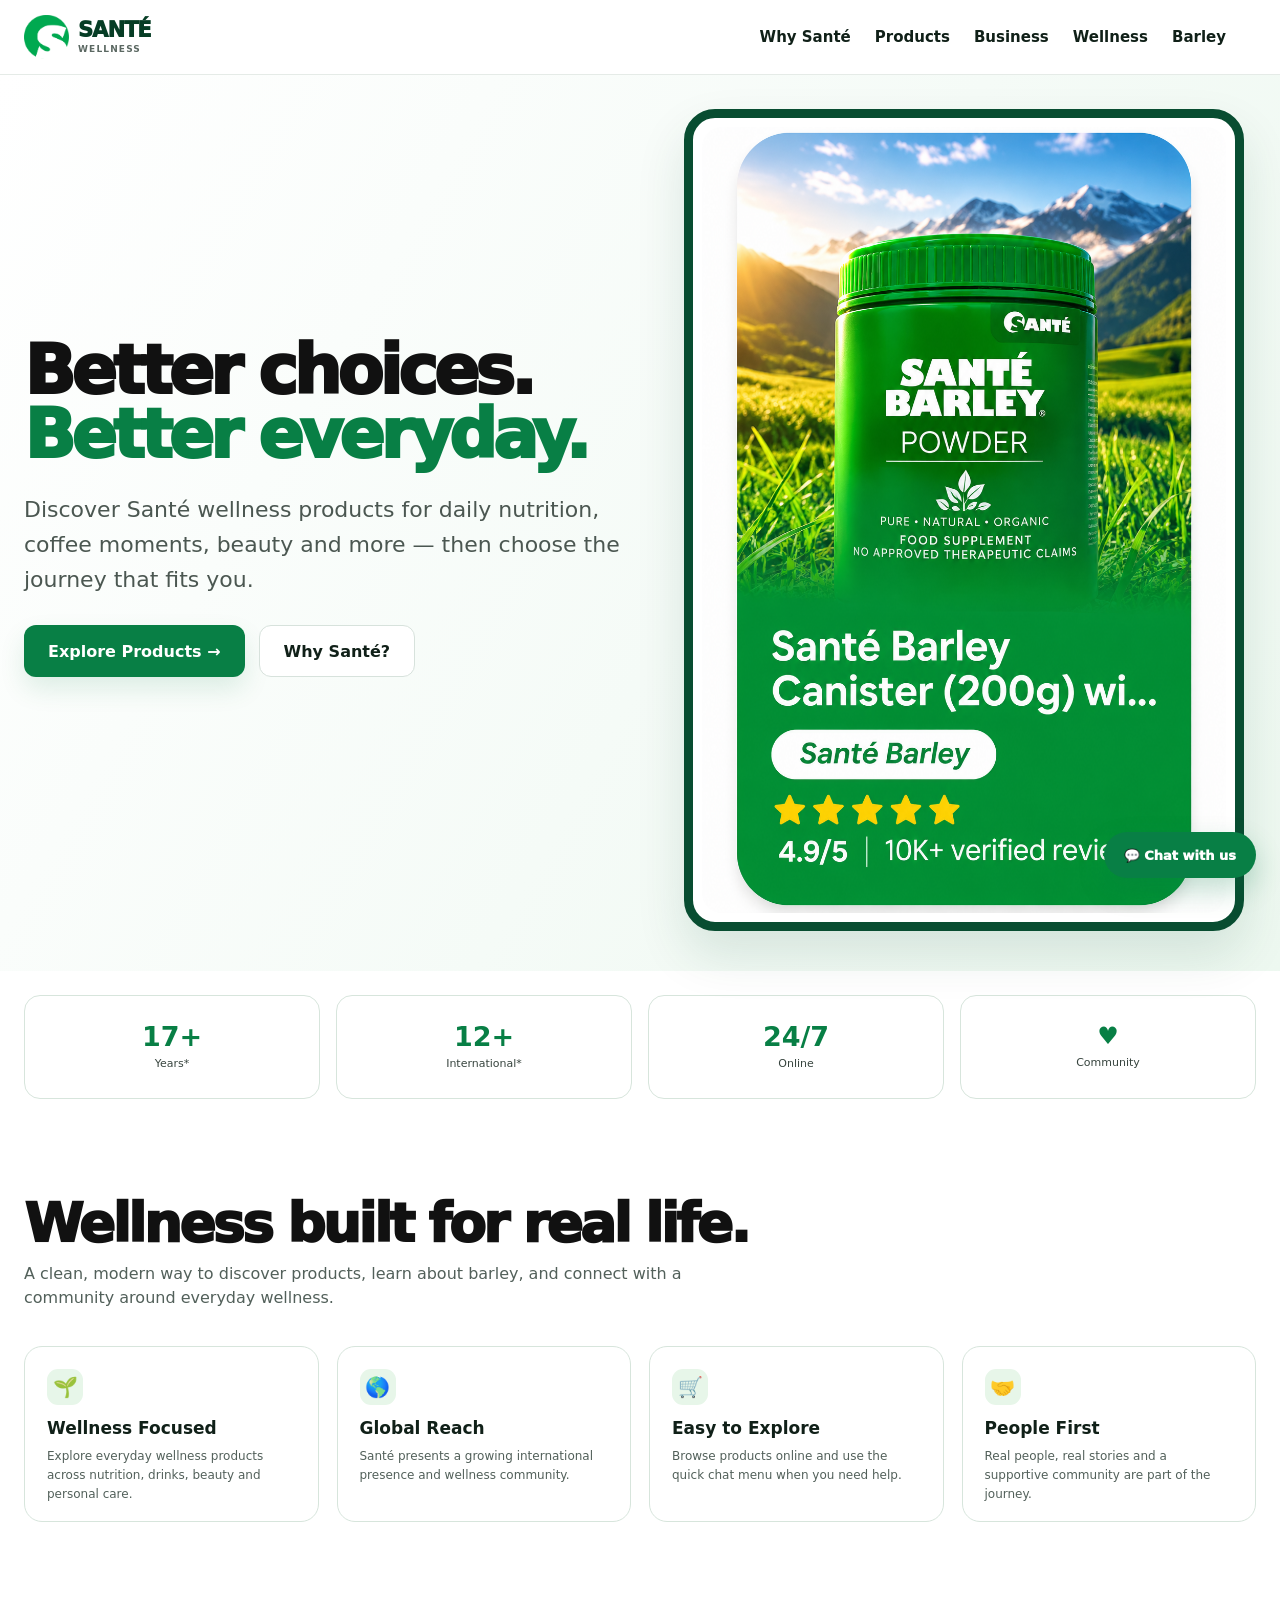
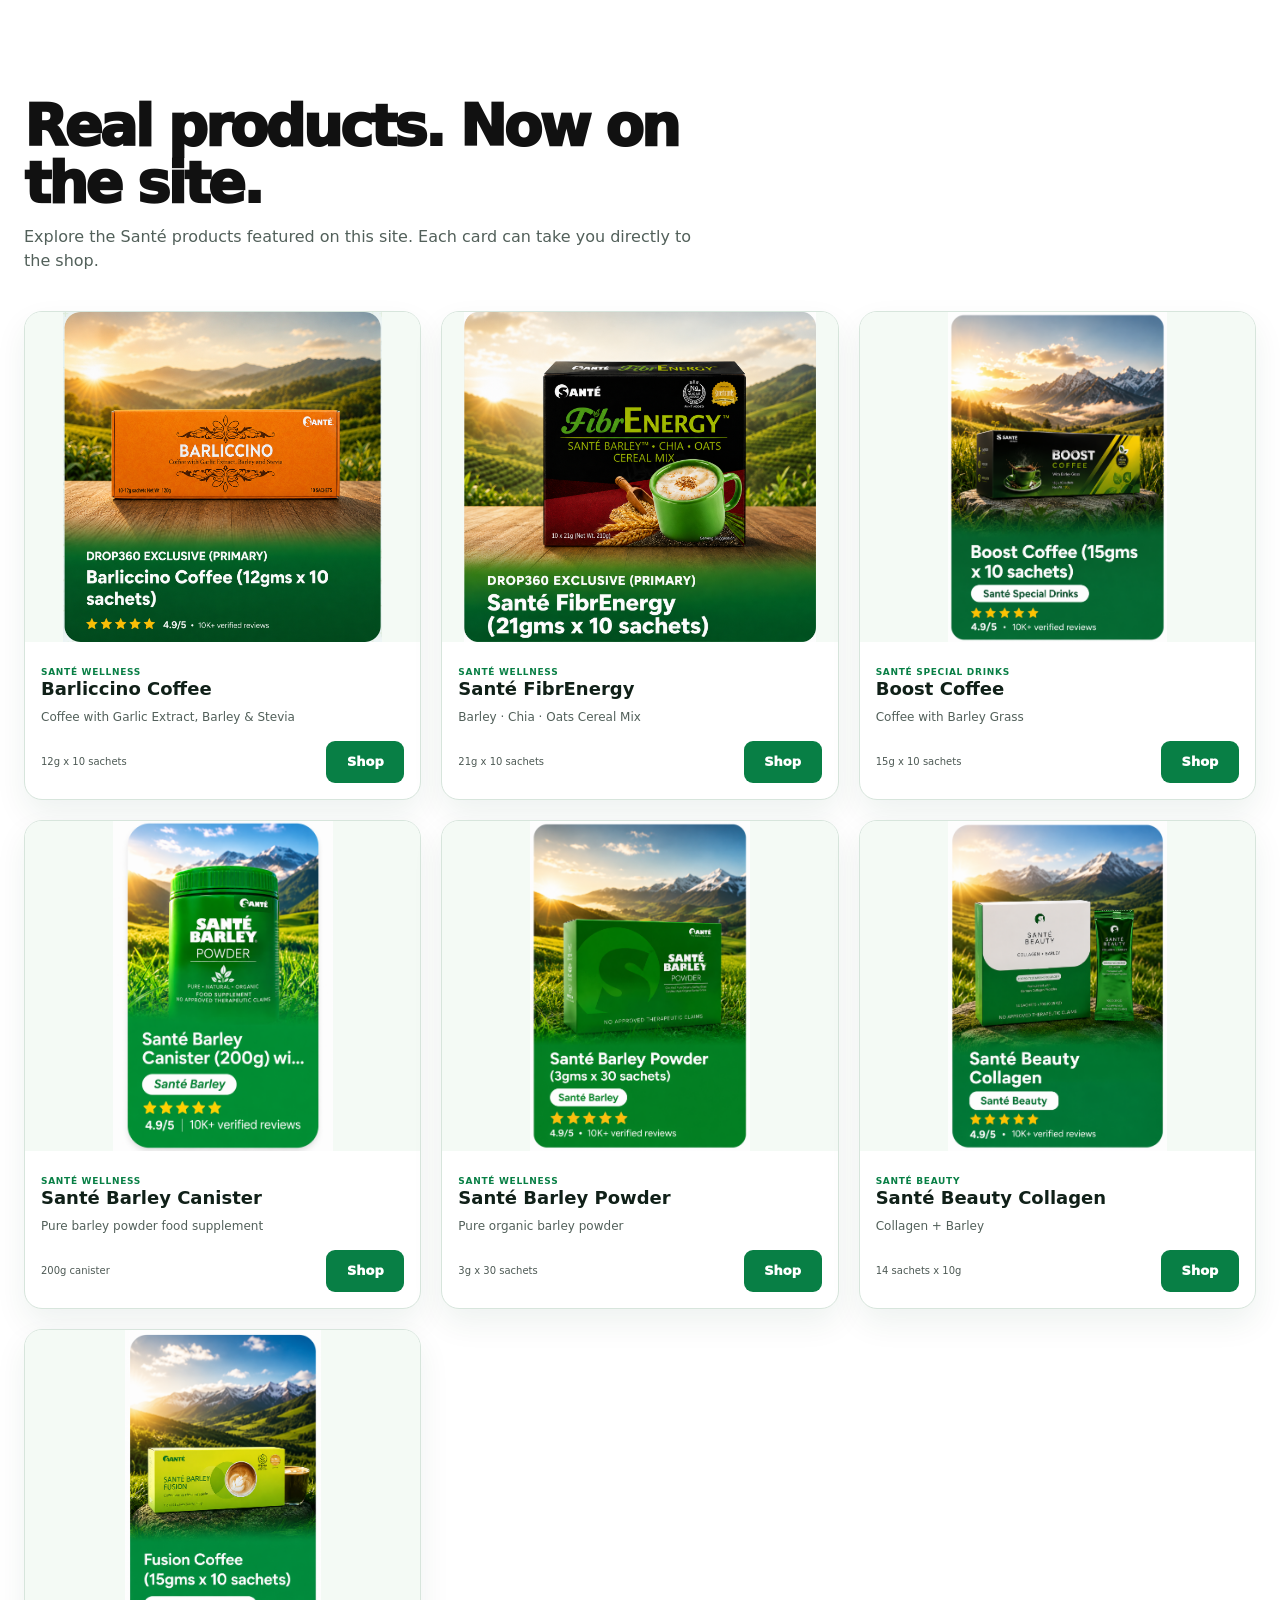
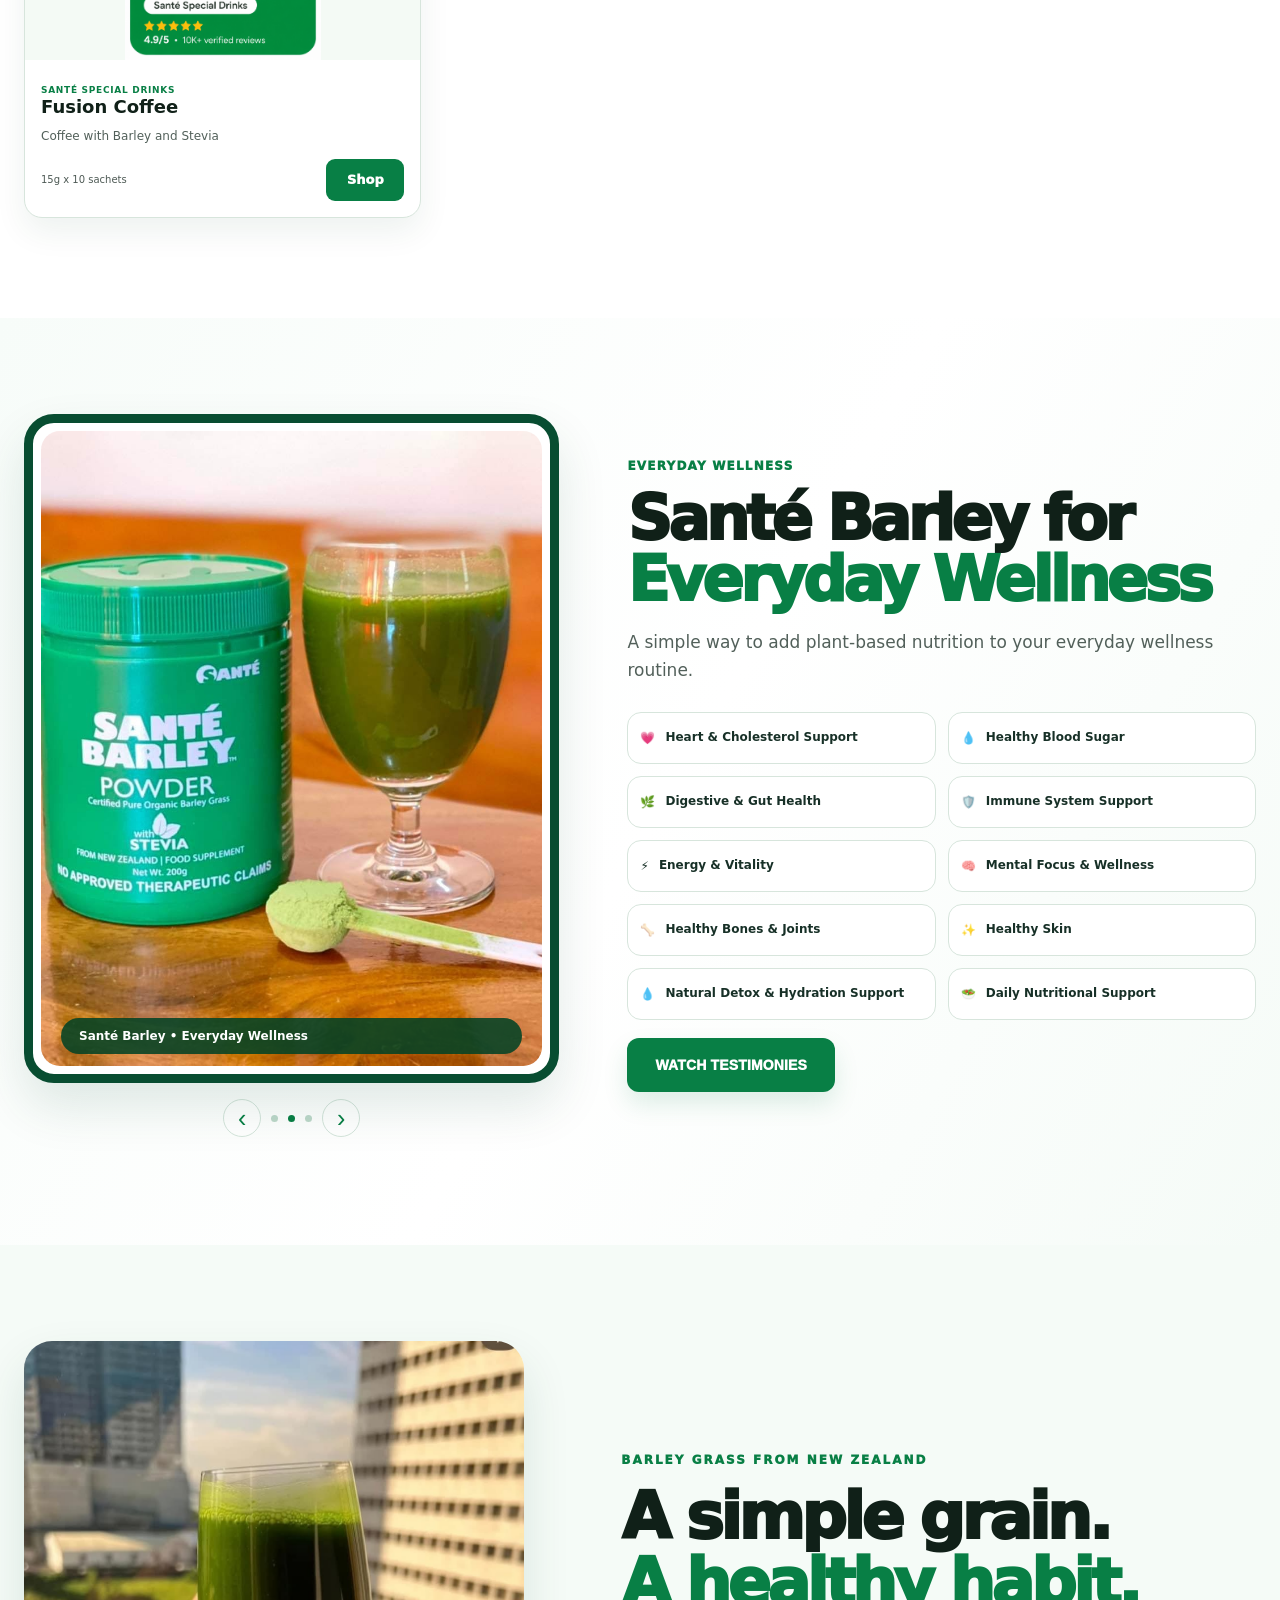
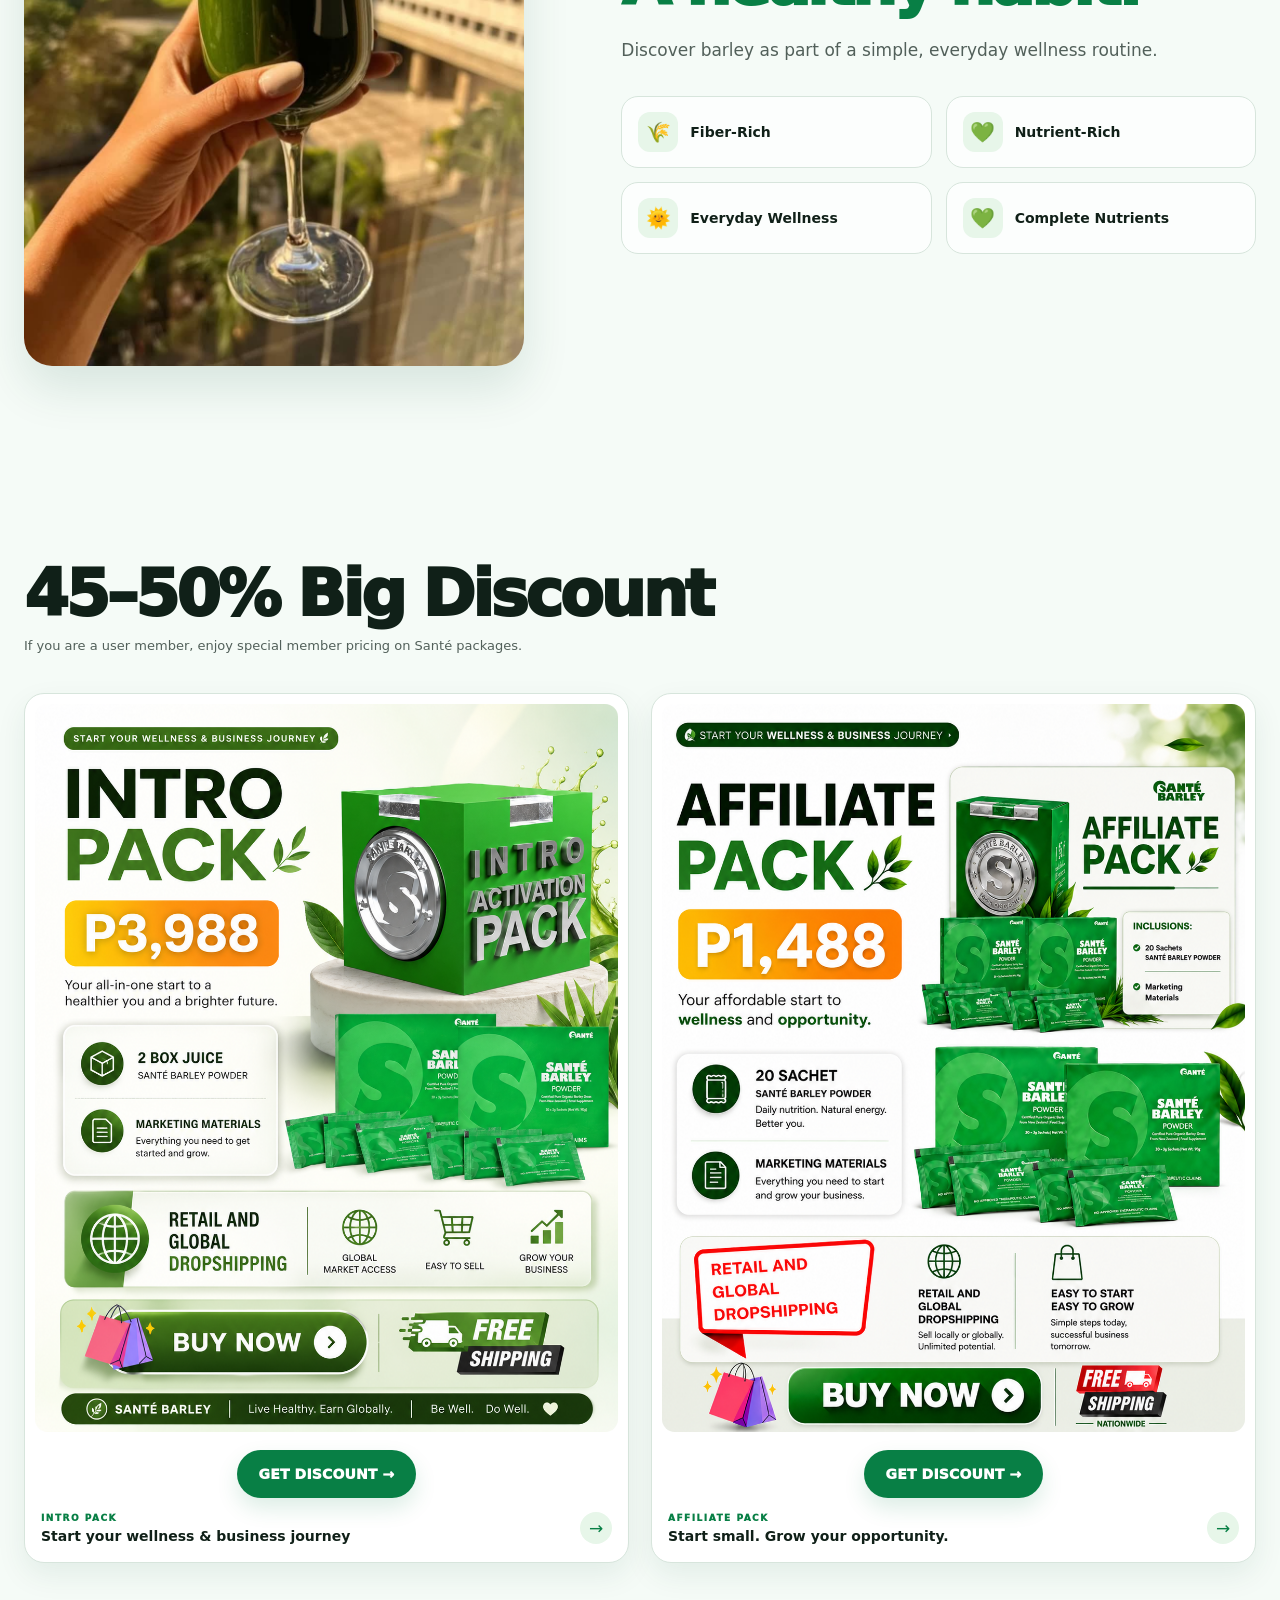
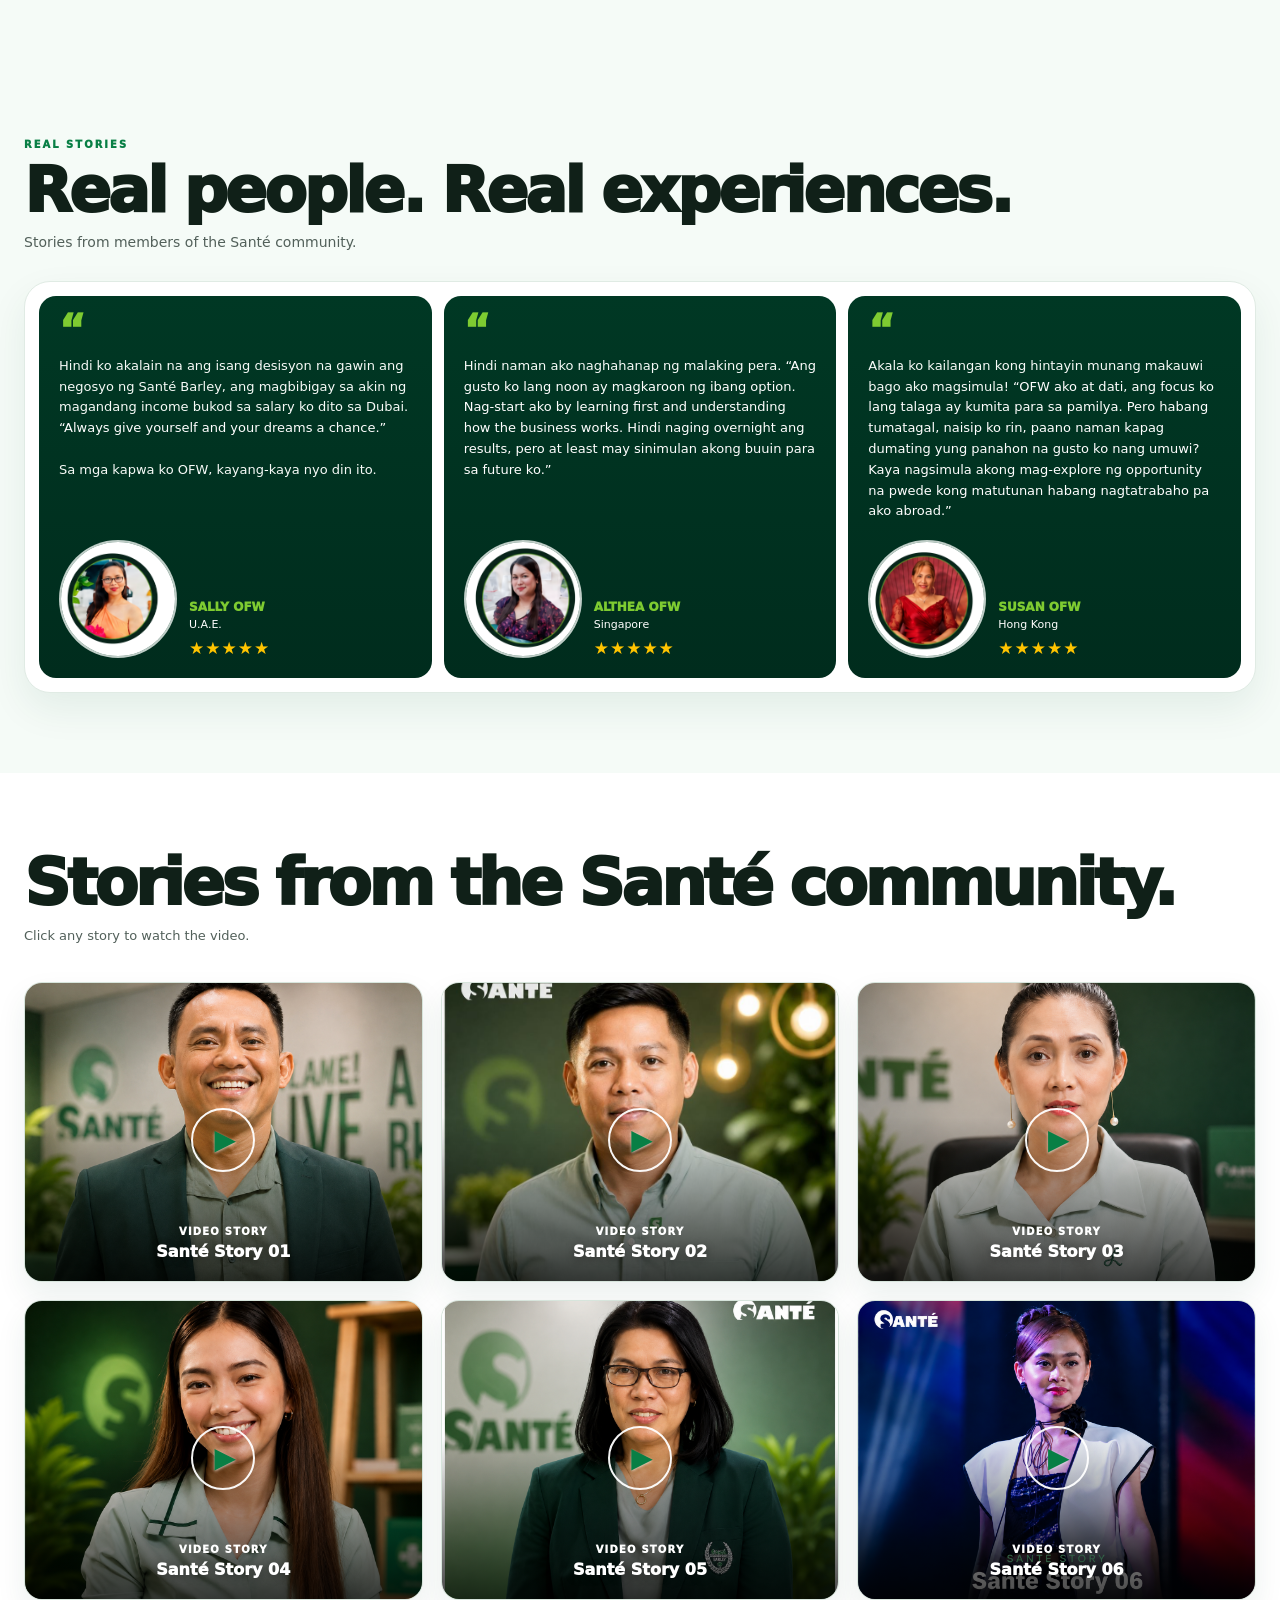
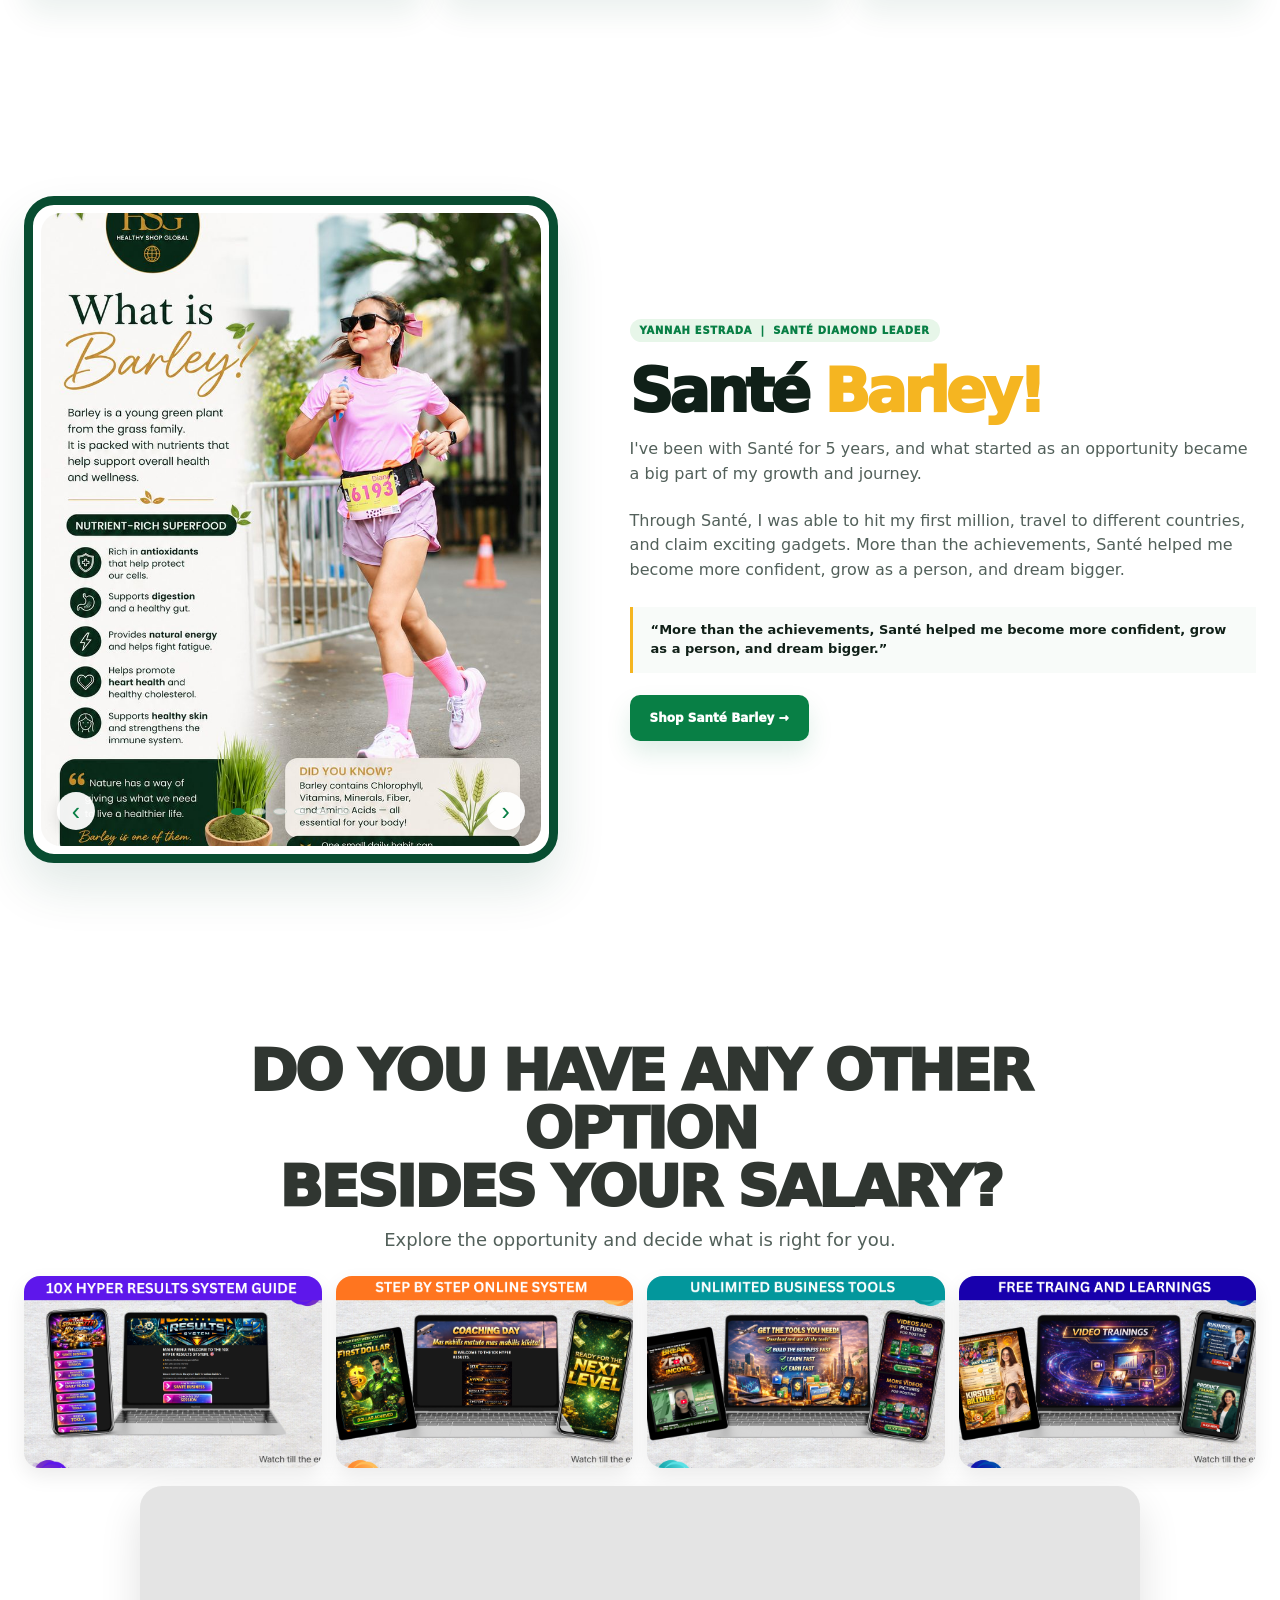
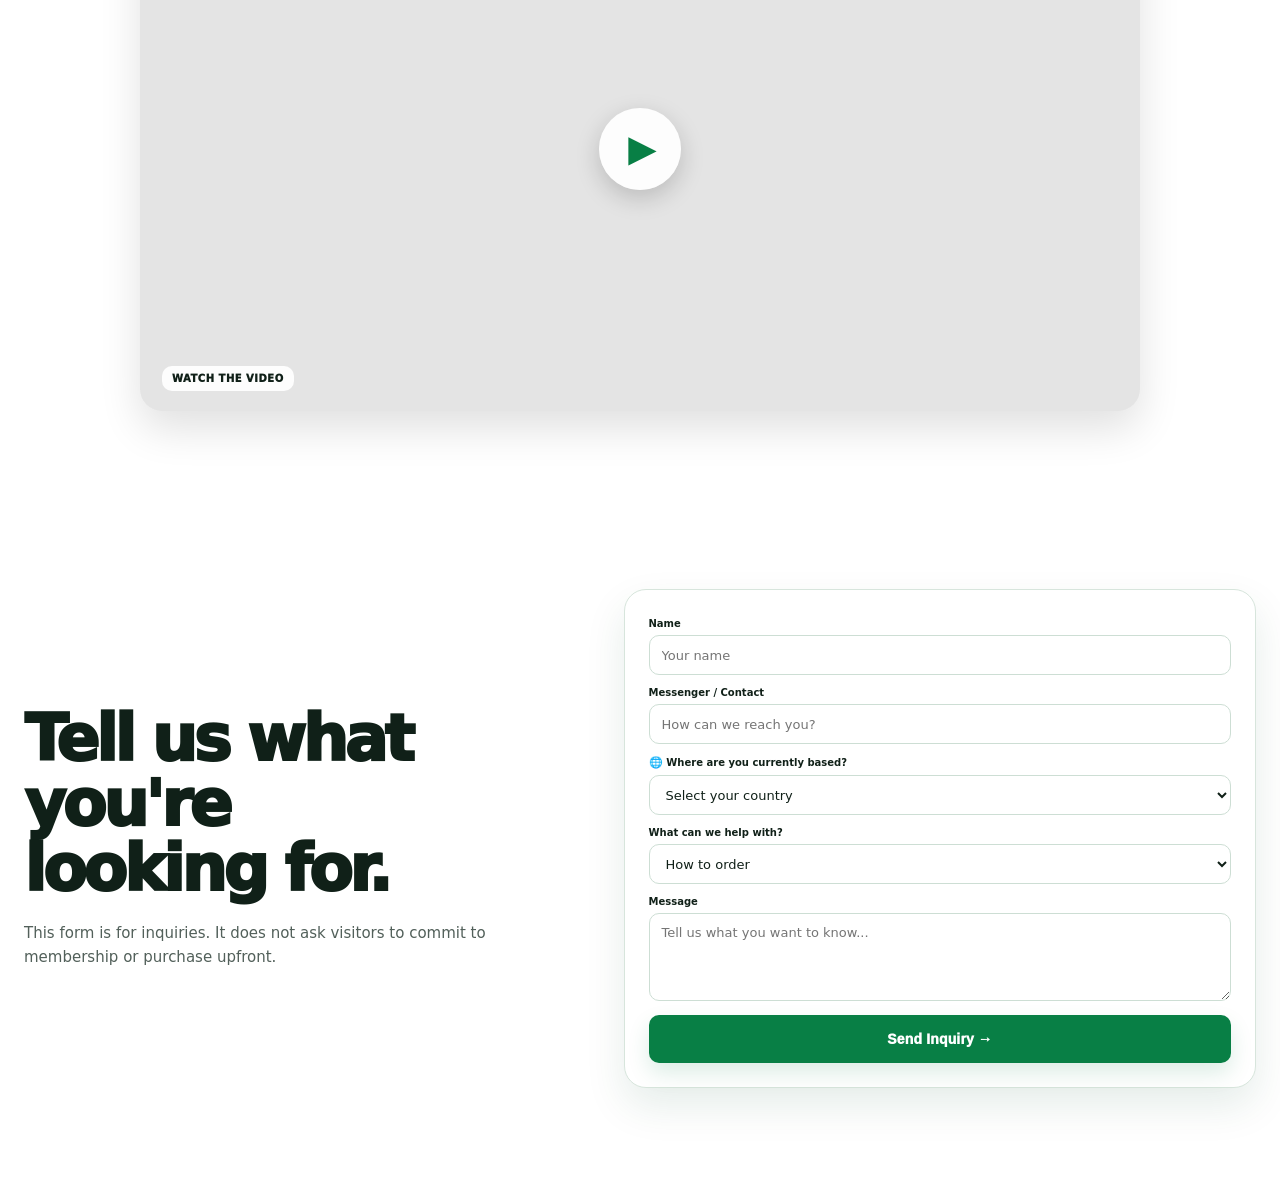
<file: index.html>
<!DOCTYPE html>
<html lang="en">
<head>
  <meta charset="UTF-8">
  <meta name="viewport" content="width=device-width, initial-scale=1.0">
  <meta name="description" content="Santé Barley Philippines and Santé wellness products, product information, community stories, videos, ordering guidance and a clear path to our personalized Santé shop.">
  <title>Santé Barley Philippines | Wellness Products, Stories & How to Order</title>
  <link rel="canonical" href="https://lhes05.github.io/healthy-shop-global/">
  <meta name="robots" content="index,follow,max-image-preview:large,max-snippet:-1,max-video-preview:-1">
  <meta name="theme-color" content="#087f45">
  <meta property="og:type" content="website">
  <meta property="og:site_name" content="Santé Philippines">
  <meta property="og:title" content="Santé Barley Philippines | Wellness Products, Stories & How to Order">
  <meta property="og:description" content="Explore Santé Barley and Santé wellness products, community stories, videos, buying information and ordering guidance.">
  <meta property="og:url" content="https://lhes05.github.io/healthy-shop-global/">
  <meta property="og:image" content="https://lhes05.github.io/healthy-shop-global/assets/images/Page%201.jpg">
  <meta property="og:image:alt" content="Santé Barley product">
  <meta name="twitter:card" content="summary_large_image">
  <meta name="twitter:title" content="Santé Barley Philippines | Wellness Products, Stories & How to Order">
  <meta name="twitter:description" content="Explore Santé Barley, community stories, videos, buying information and ordering guidance.">
  <meta name="twitter:image" content="https://lhes05.github.io/healthy-shop-global/assets/images/Page%201.jpg">
  <link rel="stylesheet" href="style.css?v=27">
  <link rel="stylesheet" href="story-play-position.css?v=1">
  <style>
    .product-stage .slider-arrow,.product-stage button{display:none!important}
    .testimony-modal{position:fixed;inset:0;z-index:1000;display:none;align-items:center;justify-content:center;padding:24px;background:rgba(0,0,0,.72)}
    .testimony-modal.is-open{display:flex}.testimony-dialog{position:relative;width:min(900px,100%);background:#fff;border-radius:18px;padding:12px;box-shadow:0 24px 70px rgba(0,0,0,.28)}
    .testimony-dialog iframe{display:block;width:100%;aspect-ratio:16/9;border:0;border-radius:12px}.testimony-close{position:absolute;right:-12px;top:-12px;width:40px;height:40px;border:0;border-radius:50%;background:#fff;color:#123;font-size:25px;line-height:1;cursor:pointer;box-shadow:0 5px 18px rgba(0,0,0,.22)}body.modal-open{overflow:hidden}
    .more-than-section{background:#f5fbf7;color:#102018;padding:78px 0 86px;scroll-margin-top:76px}.more-than-heading{margin:0 0 28px}.more-than-heading h2{margin:0;font-size:clamp(40px,4.6vw,60px);line-height:1.02;letter-spacing:-3px;font-weight:950;color:#102018}.more-than-grid{display:grid;grid-template-columns:repeat(4,minmax(0,1fr));gap:12px}.more-than-card{min-height:140px;border:1px solid #d7e5dc;border-radius:18px;background:#fff;padding:18px 16px;box-shadow:0 10px 24px rgba(7,75,47,.06)}.more-than-icon{width:34px;height:34px;border-radius:10px;background:#e7f6e9;display:flex;align-items:center;justify-content:center;font-size:18px;margin-bottom:14px}.more-than-card h3{margin:0 0 7px;font-size:14px;color:#102018}.more-than-card p{margin:0;color:#52605a;font-size:11px;line-height:1.45}.more-than-card:hover{transform:translateY(-2px);box-shadow:0 14px 30px rgba(7,75,47,.09);transition:transform .18s ease,box-shadow .18s ease}
    .simple-grain-section{background:#f5fbf7;color:#102018;padding:84px 0 92px;scroll-margin-top:76px}.simple-grain-grid{display:grid;grid-template-columns:minmax(380px,.9fr) minmax(480px,1.1fr);gap:70px;align-items:center}.simple-grain-media{width:100%;max-width:500px}.simple-grain-frame{width:100%;aspect-ratio:4/5;border-radius:28px;overflow:hidden;background:#fff;box-shadow:0 22px 48px rgba(7,75,47,.12)}.simple-grain-frame img{display:block;width:100%;height:100%;object-fit:cover;object-position:center}.simple-grain-copy{max-width:650px}.simple-grain-eyebrow{display:block;margin-bottom:18px;color:#087f45;font-size:12px;letter-spacing:2px;font-weight:950}.simple-grain-copy h2{margin:0 0 20px;font-size:clamp(48px,5vw,70px);line-height:1.02;letter-spacing:-3.8px;font-weight:950;color:#102018}.simple-grain-copy h2 span{color:#087f45}.simple-grain-copy>p{margin:0 0 28px;color:#52605a;font-size:17px;line-height:1.7;max-width:620px}.simple-grain-benefits{display:grid;grid-template-columns:repeat(2,minmax(0,1fr));gap:12px}.simple-grain-benefit{min-height:72px;display:flex;align-items:center;gap:12px;padding:12px 16px;border:1px solid #d7e5dc;border-radius:17px;background:rgba(255,255,255,.72);font-size:14px;font-weight:850;color:#102018}.simple-grain-icon{width:40px;height:40px;flex:0 0 40px;border-radius:12px;background:#e7f6e9;display:flex;align-items:center;justify-content:center;font-size:20px}
    .discount-section{background:#f5fbf7;color:#102018;padding:82px 0 92px;scroll-margin-top:76px}.discount-heading{margin:0 0 28px}.discount-heading h2{margin:0 0 8px;font-size:clamp(44px,5vw,64px);line-height:1.02;letter-spacing:-3.4px;font-weight:950;color:#102018}.discount-heading p{margin:0;color:#52605a;font-size:13px;line-height:1.5}.discount-grid{display:grid;grid-template-columns:repeat(2,minmax(0,1fr));gap:20px}.discount-card{background:#fff;border:1px solid #d7e5dc;border-radius:20px;padding:10px 10px 18px;box-shadow:0 12px 30px rgba(7,75,47,.08);overflow:hidden}.discount-card img{display:block;width:100%;height:auto;aspect-ratio:auto;object-fit:contain;background:#fff;border-radius:13px}.discount-action{text-align:center;padding:18px 0 10px}.discount-button{display:inline-flex;align-items:center;justify-content:center;min-height:48px;padding:0 22px;border-radius:999px;background:#087f45;color:#fff;text-decoration:none;font-size:14px;line-height:1.2;font-weight:950;letter-spacing:.15px;box-shadow:0 10px 22px rgba(8,127,69,.14)}.discount-meta{display:flex;align-items:center;justify-content:space-between;gap:12px;padding:4px 6px 0}.discount-meta small{display:block;color:#087f45;font-size:9px;letter-spacing:1.5px;font-weight:950}.discount-meta strong{display:block;margin-top:5px;color:#102018;font-size:14px}.discount-arrow{width:32px;height:32px;border-radius:50%;background:#e7f6e9;color:#087f45;display:flex;align-items:center;justify-content:center;font-size:17px;flex:0 0 32px}
    .stories-section{background:#fff;color:#102018;padding:78px 0 88px;scroll-margin-top:76px}.stories-heading{margin:0 0 28px}.stories-heading h2{margin:0 0 10px;font-size:clamp(42px,5vw,64px);line-height:1.02;letter-spacing:-3.4px;font-weight:950}.stories-heading p{margin:0;color:#52605a;font-size:13px;line-height:1.5}.stories-grid{display:grid;grid-template-columns:repeat(3,minmax(0,1fr));gap:16px}.story-card{position:relative;border:1px solid #d7e5dc;border-radius:18px;background:#fff;overflow:hidden;box-shadow:0 12px 28px rgba(7,75,47,.10);cursor:pointer}.story-card img{display:block;width:100%;aspect-ratio:1.33/1;object-fit:cover}.story-card-overlay{position:absolute;inset:0;display:flex;flex-direction:column;align-items:center;justify-content:center;background:linear-gradient(to bottom,rgba(0,0,0,0) 45%,rgba(0,0,0,.72) 100%);color:#fff;text-align:center;padding:20px}.story-play{width:64px;height:64px;border-radius:50%;border:1px solid rgba(0,0,0,.18);background:rgba(255,255,255,.96);color:#087f45;display:flex;align-items:center;justify-content:center;font-size:28px;line-height:1;box-shadow:0 8px 24px rgba(0,0,0,.20);margin-bottom:auto;transform:translateY(12px)}.story-play span{display:block;margin-left:4px}.story-label{margin-top:auto;font-size:10px;letter-spacing:1.2px;font-weight:950}.story-title{margin-top:5px;font-size:16px;font-weight:950;text-shadow:0 2px 8px rgba(0,0,0,.35)}
    .barley-feature-section{background:#fff;padding:88px 0 96px;scroll-margin-top:76px}.barley-feature-grid{display:grid;grid-template-columns:minmax(420px,.92fr) minmax(500px,1.08fr);gap:54px;align-items:center}.barley-feature-media{position:relative}.barley-feature-frame{position:relative;width:min(100%,590px);aspect-ratio:4/5;border:9px solid #084d31;border-radius:30px;background:#fff;padding:8px;overflow:hidden;box-shadow:0 24px 50px rgba(7,75,47,.12)}.barley-feature-frame img{display:block;width:100%;height:100%;object-fit:cover;object-position:center;border-radius:20px}.barley-feature-controls{position:absolute;left:24px;right:24px;bottom:24px;display:flex;align-items:center;justify-content:space-between;gap:10px}.barley-feature-arrow{width:38px;height:38px;border:0;border-radius:50%;background:rgba(255,255,255,.94);color:#087f45;font-size:25px;line-height:1;cursor:pointer;box-shadow:0 5px 16px rgba(0,0,0,.12)}.barley-feature-dots{display:flex;align-items:center;justify-content:center;gap:7px;flex:1}.barley-feature-dot{width:7px;height:7px;border-radius:50%;background:rgba(255,255,255,.6);border:1px solid rgba(0,75,45,.18);cursor:pointer}.barley-feature-dot.active{background:#087f45;border-color:#087f45}.barley-feature-copy{padding:4px 0}.barley-feature-eyebrow{display:inline-flex;align-items:center;padding:6px 10px;border-radius:999px;background:#e7f6e9;color:#087f45;font-size:10px;letter-spacing:.7px;font-weight:950;margin-bottom:20px}.barley-feature-copy h2{margin:0 0 16px;font-size:clamp(46px,4.7vw,68px);line-height:.98;letter-spacing:-3.8px;font-weight:950;color:#102018}.barley-feature-copy h2 span{color:#f5b521}.barley-feature-copy>p{margin:0 0 22px;color:#52605a;font-size:16px;line-height:1.55;max-width:680px}.barley-feature-copy>p+p{margin-bottom:24px}.barley-feature-quote{border-left:3px solid #f5b521;background:#f8fbf9;padding:14px 18px;margin:0 0 22px;color:#102018;font-size:13px;line-height:1.45;font-weight:800;max-width:650px}.barley-feature-cta{display:inline-flex;align-items:center;justify-content:center;min-height:46px;padding:0 20px;border-radius:10px;background:#087f45;color:#fff;font-size:12px;font-weight:950;box-shadow:0 12px 24px rgba(8,127,69,.13)}
    .inquiry-section{background:#fff;color:#102018;padding:88px 0 96px;scroll-margin-top:76px}.inquiry-grid{display:grid;grid-template-columns:minmax(340px,.9fr) minmax(460px,1.1fr);gap:72px;align-items:center}.inquiry-copy{max-width:560px}.inquiry-copy h2{margin:0 0 18px;font-size:clamp(44px,5vw,64px);line-height:1.02;letter-spacing:-3.5px;font-weight:950;color:#102018}.inquiry-copy p{margin:0;color:#52605a;font-size:15px;line-height:1.65;max-width:500px}.inquiry-form-card{background:#fff;border:1px solid #d7e5dc;border-radius:22px;padding:26px 22px 22px;box-shadow:0 18px 40px rgba(7,75,47,.10)}.inquiry-field{margin-bottom:12px}.inquiry-field label{display:block;margin:0 0 6px;color:#102018;font-size:10px;font-weight:900}.inquiry-field input,.inquiry-field select,.inquiry-field textarea{display:block;width:100%;box-sizing:border-box;border:1px solid #cdded4;border-radius:10px;background:#fff;color:#102018;font:inherit;font-size:13px;padding:11px 12px;outline:none}.inquiry-field input,.inquiry-field select{height:40px}.inquiry-field textarea{min-height:88px;resize:vertical}.inquiry-field input:focus,.inquiry-field select:focus,.inquiry-field textarea:focus{border-color:#087f45;box-shadow:0 0 0 3px rgba(8,127,69,.08)}.inquiry-submit{width:100%;min-height:48px;margin-top:2px;border:0;border-radius:10px;background:#087f45;color:#fff;font-size:14px;line-height:1.2;font-weight:950;letter-spacing:.15px;cursor:pointer;box-shadow:0 10px 22px rgba(8,127,69,.14)}.inquiry-submit:hover{background:#066b3b}.inquiry-country{position:relative}.inquiry-country label::before{content:'🌐 ';font-size:11px}
    @media(max-width:900px){.more-than-section{padding:60px 0 68px}.more-than-grid{grid-template-columns:repeat(2,minmax(0,1fr))}.simple-grain-section{padding:66px 0 74px}.simple-grain-grid{grid-template-columns:1fr;gap:42px}.simple-grain-media{max-width:560px;margin:0 auto}.simple-grain-copy{max-width:none}.discount-section{padding:64px 0 74px}.discount-grid{grid-template-columns:1fr;gap:16px}.stories-section{padding:64px 0 74px}.stories-grid{grid-template-columns:repeat(2,minmax(0,1fr))}.barley-feature-section{padding:66px 0 76px}.barley-feature-grid{grid-template-columns:1fr;gap:38px}.barley-feature-frame{width:min(100%,560px);margin:0 auto}.barley-feature-copy{text-align:center}.barley-feature-copy>p{margin-left:auto;margin-right:auto}.barley-feature-quote{margin-left:auto;margin-right:auto;text-align:left}.barley-feature-cta{margin:0 auto}}
    @media(max-width:900px){.inquiry-section{padding:66px 0 76px}.inquiry-grid{grid-template-columns:1fr;gap:38px}.inquiry-copy{max-width:none}.inquiry-copy h2{font-size:48px}.inquiry-copy p{max-width:680px}}
    @media(max-width:600px){.inquiry-section{padding:52px 0 62px}.inquiry-grid{gap:28px}.inquiry-copy h2{font-size:40px;letter-spacing:-2.2px}.inquiry-copy p{font-size:14px}.inquiry-form-card{padding:22px 16px 18px;border-radius:18px}}
    @media(max-width:600px){.more-than-grid{grid-template-columns:1fr}.simple-grain-section{padding:52px 0 62px}.simple-grain-grid{gap:32px}.simple-grain-frame{border-radius:22px}.simple-grain-copy h2{font-size:42px;letter-spacing:-2.4px}.simple-grain-copy>p{font-size:15px}.simple-grain-benefits{grid-template-columns:1fr}.simple-grain-benefit{min-height:66px}.discount-section{padding:52px 0 62px}.discount-heading h2{font-size:42px;letter-spacing:-2.4px}.discount-grid{gap:14px}.discount-card{padding:8px 8px 16px}.discount-card img{border-radius:11px}.stories-section{padding:52px 0 62px}.stories-heading h2{font-size:40px;letter-spacing:-2.2px}.stories-grid{grid-template-columns:1fr;gap:14px}.story-card img{aspect-ratio:1.33/1}.story-play{width:58px;height:58px;font-size:25px}.story-title{font-size:15px}.barley-feature-section{padding:52px 0 62px}.barley-feature-frame{border-width:6px;border-radius:23px;padding:5px}.barley-feature-frame img{border-radius:16px}.barley-feature-controls{left:14px;right:14px;bottom:14px}.barley-feature-copy h2{font-size:40px;letter-spacing:-2.2px}.barley-feature-copy>p{font-size:15px}.barley-feature-quote{font-size:12px}}
    .help-chat-widget{position:fixed;right:24px;bottom:22px;z-index:950;font-family:inherit}.help-chat-panel{width:288px;background:#fff;border:1px solid #d7e5dc;border-radius:22px;padding:12px;box-shadow:0 24px 55px rgba(7,75,47,.18);margin-bottom:10px;display:none}.help-chat-panel.is-open{display:block}.help-chat-title{padding:8px 9px 12px;font-size:17px;font-weight:950;color:#102018}.help-chat-options{display:grid;gap:7px}.help-chat-option{width:100%;border:0;border-radius:12px;background:#f1f8f3;color:#102018;text-align:left;padding:11px 13px;font:inherit;font-size:13px;font-weight:850;cursor:pointer;transition:background .15s ease,transform .15s ease}.help-chat-option:hover{background:#e5f3e9;transform:translateY(-1px)}.help-chat-toggle{margin-left:auto;border:0;border-radius:999px;background:#087f45;color:#fff;min-height:46px;padding:0 20px;font:inherit;font-size:13px;font-weight:950;box-shadow:0 12px 28px rgba(8,127,69,.24);cursor:pointer}.help-chat-toggle:hover{background:#066b3b}.help-chat-toggle:focus-visible,.help-chat-option:focus-visible{outline:3px solid rgba(8,127,69,.25);outline-offset:2px}
    @media(max-width:600px){.help-chat-widget{right:14px;bottom:14px}.help-chat-panel{width:min(288px,calc(100vw - 28px));border-radius:19px}.help-chat-toggle{min-height:44px;padding:0 17px}}
    .help-order-details{display:none;padding:2px 0 0}.help-order-details.is-open{display:block}.help-order-back{display:inline-flex;align-items:center;gap:6px;border:0;background:transparent;color:#087f45;font:inherit;font-size:12px;font-weight:900;padding:5px 7px 10px;cursor:pointer}.help-order-step{border:1px solid #dbe8df;border-radius:12px;background:#fff;padding:11px 10px;margin-bottom:7px}.help-order-step strong{display:block;color:#102018;font-size:12px;font-weight:950;margin-bottom:5px}.help-order-step span{display:block;color:#52605a;font-size:10px;line-height:1.45}.help-order-shop{display:flex;align-items:center;justify-content:center;width:100%;min-height:40px;margin-top:8px;border-radius:10px;background:#087f45;color:#fff;text-decoration:none;font-size:12px;font-weight:950;box-shadow:0 8px 18px rgba(8,127,69,.16)}
  </style>
</head>
<body>
  <nav class="nav"><div class="wrap navin"><a class="brand" href="#top" aria-label="Santé Wellness home"><img class="brandmark" src="assets/images/brand-logo.png" alt="Santé logo"><span class="brand-copy">SANTÉ<small>WELLNESS</small></span></a><div class="navlinks" aria-label="Main navigation"><a href="#why-sante">Why Santé</a><a href="#products">Products</a><a href="#business">Business</a><a href="#wellness">Wellness</a><a href="#barley">Barley</a></div></div></nav>
  <main id="top">
    <section class="hero"><div class="wrap hero-grid"><div class="hero-copy"><h1><span class="headline-black">Better choices.</span><br><span class="headline-green">Better everyday.</span></h1><p class="hero-lead">Discover Santé wellness products for daily nutrition, coffee moments, beauty and more — then choose the journey that fits you.</p><div class="hero-actions"><a class="hero-shop" href="https://partner.mysante.com/lhes05" target="_blank" rel="noopener noreferrer">Explore Products →</a><a class="hero-why" href="#why-sante">Why Santé?</a></div></div><div class="product-stage"><div class="product-frame"><img src="assets/images/product-barley-canister.png" alt="Santé Barley Canister 200g product card"></div></div></div></section>
    <section class="stats-strip" aria-label="Santé highlights"><div class="wrap stats-grid"><div class="stat-card"><strong>17+</strong><span>Years*</span></div><div class="stat-card"><strong>12+</strong><span>International*</span></div><div class="stat-card"><strong>24/7</strong><span>Online</span></div><div class="stat-card"><strong class="heart">♥</strong><span>Community</span></div></div></section>
    <section id="why-sante" class="why-section"><div class="wrap"><div class="why-heading"><h2>Wellness built for real life.</h2><p>A clean, modern way to discover products, learn about barley, and connect with a community around everyday wellness.</p></div><div class="why-grid"><article class="why-card"><div class="why-icon">🌱</div><h3>Wellness Focused</h3><p>Explore everyday wellness products across nutrition, drinks, beauty and personal care.</p></article><article class="why-card"><div class="why-icon">🌎</div><h3>Global Reach</h3><p>Santé presents a growing international presence and wellness community.</p></article><article class="why-card"><div class="why-icon">🛒</div><h3>Easy to Explore</h3><p>Browse products online and use the quick chat menu when you need help.</p></article><article class="why-card"><div class="why-icon">🤝</div><h3>People First</h3><p>Real people, real stories and a supportive community are part of the journey.</p></article></div></div></section>
    <section id="products" class="products-section"><div class="wrap"><div class="products-heading"><h2>Real products. Now on the site.</h2><p>Explore the Santé products featured on this site. Each card can take you directly to the shop.</p></div><div class="products-grid">
      <article class="product-card"><img src="assets/images/product-barliccino.png" alt="Santé Barliccino Coffee"><div class="product-info"><span class="product-kicker">SANTÉ WELLNESS</span><h3>Barliccino Coffee</h3><p>Coffee with Garlic Extract, Barley &amp; Stevia</p><div class="product-bottom"><small>12g x 10 sachets</small><a href="https://partner.mysante.com/lhes05" target="_blank" rel="noopener noreferrer">Shop</a></div></div></article>
      <article class="product-card"><img src="assets/images/product-fibrenergy.png" alt="Santé FibrEnergy"><div class="product-info"><span class="product-kicker">SANTÉ WELLNESS</span><h3>Santé FibrEnergy</h3><p>Barley · Chia · Oats Cereal Mix</p><div class="product-bottom"><small>21g x 10 sachets</small><a href="https://partner.mysante.com/lhes05" target="_blank" rel="noopener noreferrer">Shop</a></div></div></article>
      <article class="product-card"><img src="assets/images/product-boost-coffee.png" alt="Boost Coffee"><div class="product-info"><span class="product-kicker">SANTÉ SPECIAL DRINKS</span><h3>Boost Coffee</h3><p>Coffee with Barley Grass</p><div class="product-bottom"><small>15g x 10 sachets</small><a href="https://partner.mysante.com/lhes05" target="_blank" rel="noopener noreferrer">Shop</a></div></div></article>
      <article class="product-card"><img src="assets/images/product-barley-canister.png" alt="Santé Barley Canister"><div class="product-info"><span class="product-kicker">SANTÉ WELLNESS</span><h3>Santé Barley Canister</h3><p>Pure barley powder food supplement</p><div class="product-bottom"><small>200g canister</small><a href="https://partner.mysante.com/lhes05" target="_blank" rel="noopener noreferrer">Shop</a></div></div></article>
      <article class="product-card"><img src="assets/images/product-barley-powder.png" alt="Santé Barley Powder"><div class="product-info"><span class="product-kicker">SANTÉ WELLNESS</span><h3>Santé Barley Powder</h3><p>Pure organic barley powder</p><div class="product-bottom"><small>3g x 30 sachets</small><a href="https://partner.mysante.com/lhes05" target="_blank" rel="noopener noreferrer">Shop</a></div></div></article>
      <article class="product-card"><img src="assets/images/product-beauty-collagen.png" alt="Santé Beauty Collagen"><div class="product-info"><span class="product-kicker">SANTÉ BEAUTY</span><h3>Santé Beauty Collagen</h3><p>Collagen + Barley</p><div class="product-bottom"><small>14 sachets x 10g</small><a href="https://partner.mysante.com/lhes05" target="_blank" rel="noopener noreferrer">Shop</a></div></div></article>
      <article class="product-card"><img src="assets/images/product-fusion-coffee.png" alt="Fusion Coffee"><div class="product-info"><span class="product-kicker">SANTÉ SPECIAL DRINKS</span><h3>Fusion Coffee</h3><p>Coffee with Barley and Stevia</p><div class="product-bottom"><small>15g x 10 sachets</small><a href="https://partner.mysante.com/lhes05" target="_blank" rel="noopener noreferrer">Shop</a></div></div></article>
    </div></div></section>
    <section id="barley-wellness" class="barley-wellness-section"><div class="wrap barley-wellness-grid"><div class="barley-gallery"><div class="barley-gallery-frame"><img id="barleyWellnessImage" src="assets/images/wellness-barley-01.jpg" alt="Santé Barley wellness drink" onerror="this.onerror=null;this.src='assets/images/product-barley-canister.png'"><div class="barley-gallery-label">Santé Barley • Everyday Wellness</div></div><div class="barley-gallery-controls" aria-label="Barley wellness photos"><button type="button" id="barleyPrev" aria-label="Previous photo">‹</button><span class="barley-dot active"></span><span class="barley-dot"></span><span class="barley-dot"></span><button type="button" id="barleyNext" aria-label="Next photo">›</button></div></div><div class="barley-wellness-copy"><span class="barley-eyebrow">EVERYDAY WELLNESS</span><h2>Santé Barley for<br><span>Everyday Wellness</span></h2><p>A simple way to add plant-based nutrition to your everyday wellness routine.</p><div class="wellness-benefits"><div>💗 <strong>Heart &amp; Cholesterol Support</strong></div><div>💧 <strong>Healthy Blood Sugar</strong></div><div>🌿 <strong>Digestive &amp; Gut Health</strong></div><div>🛡️ <strong>Immune System Support</strong></div><div>⚡ <strong>Energy &amp; Vitality</strong></div><div>🧠 <strong>Mental Focus &amp; Wellness</strong></div><div>🦴 <strong>Healthy Bones &amp; Joints</strong></div><div>✨ <strong>Healthy Skin</strong></div><div>💧 <strong>Natural Detox &amp; Hydration Support</strong></div><div>🥗 <strong>Daily Nutritional Support</strong></div></div><button type="button" class="testimony-button" id="testimonyOpen">WATCH TESTIMONIES</button></div></div></section>
    <section id="simple-grain" class="simple-grain-section"><div class="wrap simple-grain-grid"><div class="simple-grain-media"><div class="simple-grain-frame"><img src="assets/images/488686897_1098578955619075_3476739740574790101_n.jpg" alt="Fresh Santé Barley grass drink"></div></div><div class="simple-grain-copy"><span class="simple-grain-eyebrow">BARLEY GRASS FROM NEW ZEALAND</span><h2>A simple grain.<br><span>A healthy habit.</span></h2><p>Discover barley as part of a simple, everyday wellness routine.</p><div class="simple-grain-benefits"><div class="simple-grain-benefit"><span class="simple-grain-icon">🌾</span><span>Fiber-Rich</span></div><div class="simple-grain-benefit"><span class="simple-grain-icon">💚</span><span>Nutrient-Rich</span></div><div class="simple-grain-benefit"><span class="simple-grain-icon">🌞</span><span>Everyday Wellness</span></div><div class="simple-grain-benefit"><span class="simple-grain-icon">💚</span><span>Complete Nutrients</span></div></div></div></div></section>
    <section id="discount" class="discount-section"><div class="wrap"><div class="discount-heading"><h2>45–50% Big Discount</h2><p>If you are a user member, enjoy special member pricing on Santé packages.</p></div><div class="discount-grid"><article class="discount-card"><img src="assets/images/intro-pack.png" alt="Santé Intro Pack discount package"><div class="discount-action"><a class="discount-button" href="https://partner.mysante.com/lhes05" target="_blank" rel="noopener noreferrer">GET DISCOUNT →</a></div><div class="discount-meta"><div><small>INTRO PACK</small><strong>Start your wellness &amp; business journey</strong></div><span class="discount-arrow">→</span></div></article><article class="discount-card"><img src="assets/images/affiliate-pack.png" alt="Santé Affiliate Pack discount package"><div class="discount-action"><a class="discount-button" href="https://partner.mysante.com/lhes05" target="_blank" rel="noopener noreferrer">GET DISCOUNT →</a></div><div class="discount-meta"><div><small>AFFILIATE PACK</small><strong>Start small. Grow your opportunity.</strong></div><span class="discount-arrow">→</span></div></article></div></div></section>
    <section id="more-than" class="more-than-section"><div class="wrap"><div class="more-than-heading"><h2>More than a product page.</h2></div><div class="more-than-grid"><article class="more-than-card"><div class="more-than-icon">⚡</div><h3>Convenience</h3><p>Discover products and order online through your personalized shop link.</p></article><article class="more-than-card"><div class="more-than-icon">💚</div><h3>Community</h3><p>Connect with people who are building healthier everyday routines.</p></article><article class="more-than-card"><div class="more-than-icon">✨</div><h3>Lifestyle</h3><p>Wellness can fit into your coffee break, morning routine and busy days.</p></article><article class="more-than-card"><div class="more-than-icon">🚀</div><h3>Opportunity</h3><p>For those interested, learn more about becoming a Santé distributor.</p></article></div></div></section>
    <section id="three-simple-steps" class="three-simple-steps-section"><div class="wrap"><div class="three-simple-steps-heading"><h2>Three simple steps.</h2></div><div class="three-simple-steps-grid"><article class="three-simple-step-card"><span>STEP 01</span><h3>Explore</h3><p>Browse the products and learn which category fits your routine.</p></article><article class="three-simple-step-card"><span>STEP 02</span><h3>Connect</h3><p>Use <strong>Chat with us</strong> for ordering, discounts, distributor questions or direct help.</p></article><article class="three-simple-step-card"><span>STEP 03</span><h3>Start</h3><p>Choose your next step and continue through the appropriate link.</p></article></div></div></section>
    <section id="stories" class="stories-section"><div class="wrap"><div class="stories-heading"><h2>Stories from the Santé community.</h2><p>Click any story to watch the video.</p></div><div class="stories-grid">
      <article class="story-card" data-video="assets/videos/story-01.mp4" tabindex="0" role="button" aria-label="Watch Santé Story 01"><img src="assets/images/STORY 1.png" alt="Santé Story 01"><div class="story-card-overlay"><div class="story-play" aria-hidden="true"><span>▶</span></div><div class="story-label">VIDEO STORY</div><div class="story-title">Santé Story 01</div></div></article>
      <article class="story-card" data-video="assets/videos/story-02.mp4" tabindex="0" role="button" aria-label="Watch Santé Story 02"><img src="assets/images/story-02.jpg" alt="Santé Story 02"><div class="story-card-overlay"><div class="story-play" aria-hidden="true"><span>▶</span></div><div class="story-label">VIDEO STORY</div><div class="story-title">Santé Story 02</div></div></article>
      <article class="story-card" data-video="assets/videos/story-03.mp4" tabindex="0" role="button" aria-label="Watch Santé Story 03"><img src="assets/images/STORY 3.png" alt="Santé Story 03"><div class="story-card-overlay"><div class="story-play" aria-hidden="true"><span>▶</span></div><div class="story-label">VIDEO STORY</div><div class="story-title">Santé Story 03</div></div></article>
      <article class="story-card" data-video="assets/videos/story-04.mp4" tabindex="0" role="button" aria-label="Watch Santé Story 04"><img src="assets/images/STORY 4.png" alt="Santé Story 04"><div class="story-card-overlay"><div class="story-play" aria-hidden="true"><span>▶</span></div><div class="story-label">VIDEO STORY</div><div class="story-title">Santé Story 04</div></div></article>
      <article class="story-card" data-video="assets/videos/story-05.mp4" tabindex="0" role="button" aria-label="Watch Santé Story 05"><img src="assets/images/STORY 5.png" alt="Santé Story 05"><div class="story-card-overlay"><div class="story-play" aria-hidden="true"><span>▶</span></div><div class="story-label">VIDEO STORY</div><div class="story-title">Santé Story 05</div></div></article>
      <article class="story-card" data-video="assets/videos/story-06.mp4" tabindex="0" role="button" aria-label="Watch Santé Story 06"><img src="assets/images/STORY 6.png" alt="Santé Story 06"><div class="story-card-overlay"><div class="story-play" aria-hidden="true"><span>▶</span></div><div class="story-label">VIDEO STORY</div><div class="story-title">Santé Story 06</div></div></article>
    </div></div></section>
    <section id="barley-feature" class="barley-feature-section"><div class="wrap barley-feature-grid"><div class="barley-feature-media"><div class="barley-feature-frame"><img id="barleyFeatureImage" src="assets/images/hsg-poster-01.jpg" alt="Santé wellness story feature"><div class="barley-feature-controls"><button class="barley-feature-arrow" type="button" id="barleyFeaturePrev" aria-label="Previous feature image">‹</button><div class="barley-feature-dots" aria-label="Feature images"><button class="barley-feature-dot active" type="button" aria-label="Feature image 1"></button><button class="barley-feature-dot" type="button" aria-label="Feature image 2"></button><button class="barley-feature-dot" type="button" aria-label="Feature image 3"></button><button class="barley-feature-dot" type="button" aria-label="Feature image 4"></button><button class="barley-feature-dot" type="button" aria-label="Feature image 5"></button><button class="barley-feature-dot" type="button" aria-label="Feature image 6"></button></div><button class="barley-feature-arrow" type="button" id="barleyFeatureNext" aria-label="Next feature image">›</button></div></div></div><div class="barley-feature-copy"><span class="barley-feature-eyebrow">YANNAH ESTRADA&nbsp; | &nbsp;SANTÉ DIAMOND LEADER</span><h2>Santé <span>Barley!</span></h2><p>I've been with Santé for 5 years, and what started as an opportunity became a big part of my growth and journey.</p><p>Through Santé, I was able to hit my first million, travel to different countries, and claim exciting gadgets. More than the achievements, Santé helped me become more confident, grow as a person, and dream bigger.</p><blockquote class="barley-feature-quote">“More than the achievements, Santé helped me become more confident, grow as a person, and dream bigger.”</blockquote><a class="barley-feature-cta" href="https://partner.mysante.com/lhes05" target="_blank" rel="noopener noreferrer">Shop Santé Barley →</a></div></div></section>
    <section id="inquiry" class="inquiry-section"><div class="wrap inquiry-grid"><div class="inquiry-copy"><h2>Tell us what you're<br>looking for.</h2><p>This form is for inquiries. It does not ask visitors to commit to membership or purchase upfront.</p></div><form class="inquiry-form-card"><div class="inquiry-field"><label for="inquiryName">Name</label><input id="inquiryName" name="name" type="text" placeholder="Your name"></div><div class="inquiry-field"><label for="inquiryContact">Messenger / Contact</label><input id="inquiryContact" name="contact" type="text" placeholder="How can we reach you?"></div><div class="inquiry-field inquiry-country"><label for="inquiryCountry">Where are you currently based?</label><select id="inquiryCountry" name="country"><option value="">Select your country</option><option>Philippines</option><option>United Arab Emirates</option><option>Singapore</option><option>Hong Kong</option><option>USA</option><option>CANADA</option><option>EUROPE</option><option>SAUDI ARABIA</option><option>Other</option></select></div><div class="inquiry-field"><label for="inquiryHelp">What can we help with?</label><select id="inquiryHelp" name="help"><option>How to order</option><option>Product information</option><option>Discounts</option><option>Distributor questions</option><option>Other</option></select></div><div class="inquiry-field"><label for="inquiryMessage">Message</label><textarea id="inquiryMessage" name="message" placeholder="Tell us what you want to know..."></textarea></div><button class="inquiry-submit" type="submit">Send Inquiry →</button></form></div></section>
    <section id="business" class="anchor-section"></section><section id="wellness" class="anchor-section"></section><section id="barley" class="anchor-section"></section>
  </main>
  <div class="testimony-modal" id="testimonyModal" role="dialog" aria-modal="true" aria-label="Santé testimony video"><div class="testimony-dialog"><button type="button" class="testimony-close" id="testimonyClose" aria-label="Close video">×</button><video id="testimonyFrame" controls playsinline style="display:block;width:100%;aspect-ratio:16/9;border:0;border-radius:12px;background:#000"></video></div></div>
  <script>
    (function(){
      const photos=['assets/images/wellness-barley-01.jpg','assets/images/wellness-barley-02.jpg','assets/images/wellness-barley-03.jpg'];
      const img=document.getElementById('barleyWellnessImage'); const dots=[...document.querySelectorAll('.barley-dot')]; let current=0; let autoplayTimer;
      function show(i){current=(i+photos.length)%photos.length;img.src=photos[current];img.onerror=function(){this.onerror=null;this.src='assets/images/product-barley-canister.png'};dots.forEach((d,n)=>d.classList.toggle('active',n===current));}
      function startAutoplay(){clearInterval(autoplayTimer);autoplayTimer=setInterval(()=>show(current+1),2000);}
      document.getElementById('barleyPrev').addEventListener('click',()=>{show(current-1);startAutoplay();}); document.getElementById('barleyNext').addEventListener('click',()=>{show(current+1);startAutoplay();}); dots.forEach((d,n)=>d.addEventListener('click',()=>{show(n);startAutoplay();})); startAutoplay();
      const featurePhotos=['assets/images/hsg-poster-01.jpg','assets/images/hsg-poster-02.jpg','assets/images/hsg-poster-03.jpg','assets/images/hsg-poster-04.jpg','assets/images/hsg-poster-05.jpg','assets/images/hsg-poster-06.jpg'];
      const featureImg=document.getElementById('barleyFeatureImage'); const featureDots=[...document.querySelectorAll('.barley-feature-dot')]; let featureCurrent=0; let featureTimer;
      function showFeature(i){featureCurrent=(i+featurePhotos.length)%featurePhotos.length;featureImg.src=featurePhotos[featureCurrent];featureDots.forEach((d,n)=>d.classList.toggle('active',n===featureCurrent));}
      function startFeatureAutoplay(){clearInterval(featureTimer);featureTimer=setInterval(()=>showFeature(featureCurrent+1),4500);}
      document.getElementById('barleyFeaturePrev').addEventListener('click',()=>{showFeature(featureCurrent-1);startFeatureAutoplay();}); document.getElementById('barleyFeatureNext').addEventListener('click',()=>{showFeature(featureCurrent+1);startFeatureAutoplay();}); featureDots.forEach((d,n)=>d.addEventListener('click',()=>{showFeature(n);startFeatureAutoplay();})); startFeatureAutoplay();
      const modal=document.getElementById('testimonyModal'), frame=document.getElementById('testimonyFrame');
      function openVideo(url){frame.src=url||'about:blank';modal.classList.add('is-open');document.body.classList.add('modal-open');if(url){frame.play().catch(()=>{});}}
      function closeVideo(){modal.classList.remove('is-open');document.body.classList.remove('modal-open');frame.pause();frame.removeAttribute('src');frame.load();}
      document.getElementById('testimonyOpen').addEventListener('click',()=>openVideo('https://www.youtube.com/embed/pH9Pi4dTuRg?autoplay=1&rel=0'));
      document.querySelectorAll('.story-card').forEach(card=>card.addEventListener('click',()=>openVideo(card.dataset.video)));
      document.getElementById('testimonyClose').addEventListener('click',closeVideo); modal.addEventListener('click',e=>{if(e.target===modal)closeVideo();}); document.addEventListener('keydown',e=>{if(e.key==='Escape'&&modal.classList.contains('is-open'))closeVideo();});
    })();
  </script>
  <div class="help-chat-widget" id="helpChatWidget">
    <div class="help-chat-panel" id="helpChatPanel" aria-hidden="true">
      <div class="help-chat-title">How can we help?</div>
      <div class="help-order-details" id="helpOrderDetails" aria-hidden="true">
        <button type="button" class="help-order-back" id="helpOrderBack">← How can we help?</button>
        <div class="help-order-step"><strong>01 — Choose Your Product</strong><span>Browse our Santé wellness products and choose what fits your needs.</span></div>
        <div class="help-order-step"><strong>02 — Confirm Your Order</strong><span>We’ll assist you with your order details, payment, and delivery.</span></div>
        <div class="help-order-step"><strong>03 — Get Your Barley Products 📦</strong><span>Sit back and wait for your order to arrive.</span></div>
        <a class="help-order-shop" href="https://partner.mysante.com/lhes05" target="_blank" rel="noopener noreferrer">📚 Click here to shop →</a>
      </div>
      <div class="help-chat-options">
        <button type="button" class="help-chat-option" data-target="products">🛒 How to order</button>
        <button type="button" class="help-chat-option" data-target="inquiry" data-message="I’d like to know how to become a distributor.">🚀 How to become Distributor</button>
        <button type="button" class="help-chat-option" data-target="discount">🏷️ How to get discounts</button>
        <button type="button" class="help-chat-option" data-target="inquiry" data-message="Hi Leslie, I’d like to talk with you.">💬 Talk to Leslie</button>
      </div>
    </div>
    <button type="button" class="help-chat-toggle" id="helpChatToggle" aria-expanded="false" aria-controls="helpChatPanel">💬 Chat with us</button>
  </div>
  <script>
    (function(){
      const toggle=document.getElementById('helpChatToggle');
      const panel=document.getElementById('helpChatPanel');
      const widget=document.getElementById('helpChatWidget');
      if(!toggle||!panel||!widget)return;
      function close(){panel.classList.remove('is-open');panel.setAttribute('aria-hidden','true');toggle.setAttribute('aria-expanded','false');}
      toggle.addEventListener('click',()=>{const open=!panel.classList.contains('is-open');panel.classList.toggle('is-open',open);panel.setAttribute('aria-hidden',String(!open));toggle.setAttribute('aria-expanded',String(open));});
      panel.querySelectorAll('.help-chat-option').forEach(btn=>btn.addEventListener('click',()=>{
        const target=document.getElementById(btn.dataset.target);
        if(target)target.scrollIntoView({behavior:'smooth',block:'start'});
        const message=btn.dataset.message;
        if(message){const field=document.getElementById('inquiryMessage');if(field){field.value=message;field.focus();}}
        close();
      }));
      document.addEventListener('click',e=>{if(!widget.contains(e.target))close();});
      document.addEventListener('keydown',e=>{if(e.key==='Escape')close();});
    })();
  </script>
  <script>
    (function(){
      const panel=document.getElementById('helpChatPanel');
      const options=document.querySelector('#helpChatPanel .help-chat-options');
      const details=document.getElementById('helpOrderDetails');
      const order=document.querySelector('#helpChatPanel .help-chat-option[data-target="products"]');
      const back=document.getElementById('helpOrderBack');
      if(!panel||!options||!details||!order||!back)return;
      const cleanOrder=order.cloneNode(true);
      order.replaceWith(cleanOrder);
      function showOrder(){options.style.display='none';details.classList.add('is-open');details.setAttribute('aria-hidden','false');}
      function showMenu(){options.style.display='grid';details.classList.remove('is-open');details.setAttribute('aria-hidden','true');}
      cleanOrder.addEventListener('click',e=>{e.preventDefault();e.stopPropagation();showOrder();});
      back.addEventListener('click',e=>{e.preventDefault();e.stopPropagation();showMenu();});
    })();
  </script>
  <script src="chat-menu-keep-options.js?v=1"></script>
  <script>
    (function(){
      const panel=document.getElementById('helpChatPanel');
      const options=document.querySelector('#helpChatPanel .help-chat-options');
      const details=document.getElementById('helpOrderDetails');
      const order=document.querySelector('#helpChatPanel .help-chat-option[data-target="products"]');
      if(!panel||!options)return;
      function showOrder(){options.style.display='grid';if(details){details.classList.add('is-open');details.setAttribute('aria-hidden','false');}}
      function closeOrder(){if(details){details.classList.remove('is-open');details.setAttribute('aria-hidden','true');}}
      panel.addEventListener('click',function(e){
        const btn=e.target.closest('.help-chat-option');
        if(!btn || !panel.contains(btn)) return;
        e.preventDefault();e.stopPropagation();e.stopImmediatePropagation();
        const target=btn.dataset.target;
        if(target==='products'){showOrder();return;}
        closeOrder();
        const section=document.getElementById(target);
        if(section)section.scrollIntoView({behavior:'smooth',block:'start'});
        const message=btn.dataset.message;
        if(message){const field=document.getElementById('inquiryMessage');if(field){field.value=message;}}
      },true);
      if(order)order.setAttribute('aria-expanded','false');
    })();
  </script>
  <script>
    (function(){
      const toggle=document.getElementById('helpChatToggle');
      const options=document.querySelector('#helpChatPanel .help-chat-options');
      const details=document.getElementById('helpOrderDetails');
      if(!toggle||!options)return;
      function resetMenu(){options.style.display='grid';if(details){details.classList.remove('is-open');details.setAttribute('aria-hidden','true');}}
      toggle.addEventListener('click',function(){if(toggle.getAttribute('aria-expanded') === 'true'){resetMenu();}});
      document.addEventListener('keydown',function(e){if(e.key==='Escape')resetMenu();});
    })();
  </script>
  <script src="leslie-chat.js?v=2"></script>
  <script src="leslie-chat.js?v=1"></script>

  <script>
    /* CHAT MENU RESET STATE */
    (function(){
      const toggle=document.getElementById('helpChatToggle');
      const options=document.querySelector('#helpChatPanel .help-chat-options');
      const details=document.getElementById('helpOrderDetails');
      if(!toggle||!options)return;
      function resetMenu(){
        options.style.display='grid';
        if(details){
          details.classList.remove('is-open');
          details.setAttribute('aria-hidden','true');
        }
      }
      toggle.addEventListener('click',function(){
        if(toggle.getAttribute('aria-expanded') === 'true'){
          resetMenu();
        }
      });
      document.addEventListener('keydown',function(e){
        if(e.key==='Escape') resetMenu();
      });
    })();
  </script>
</body>
</html>
</file>
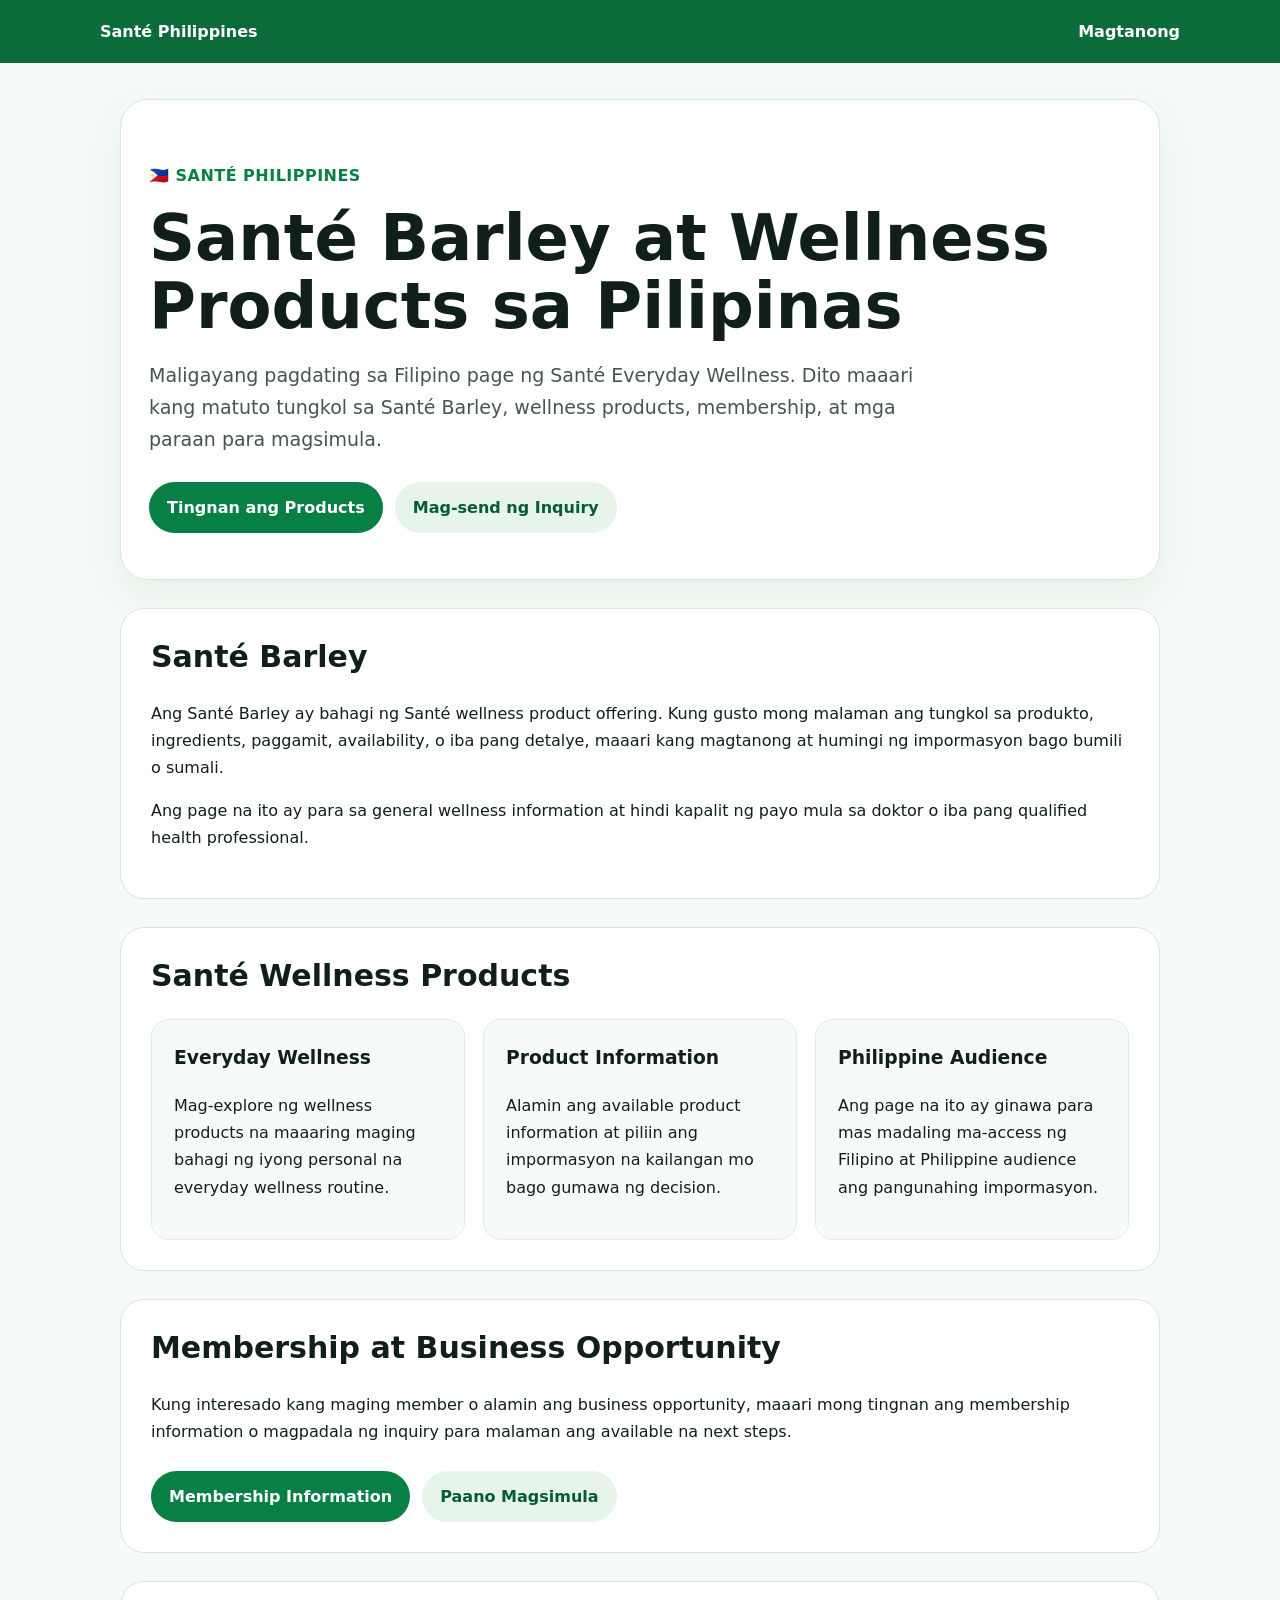
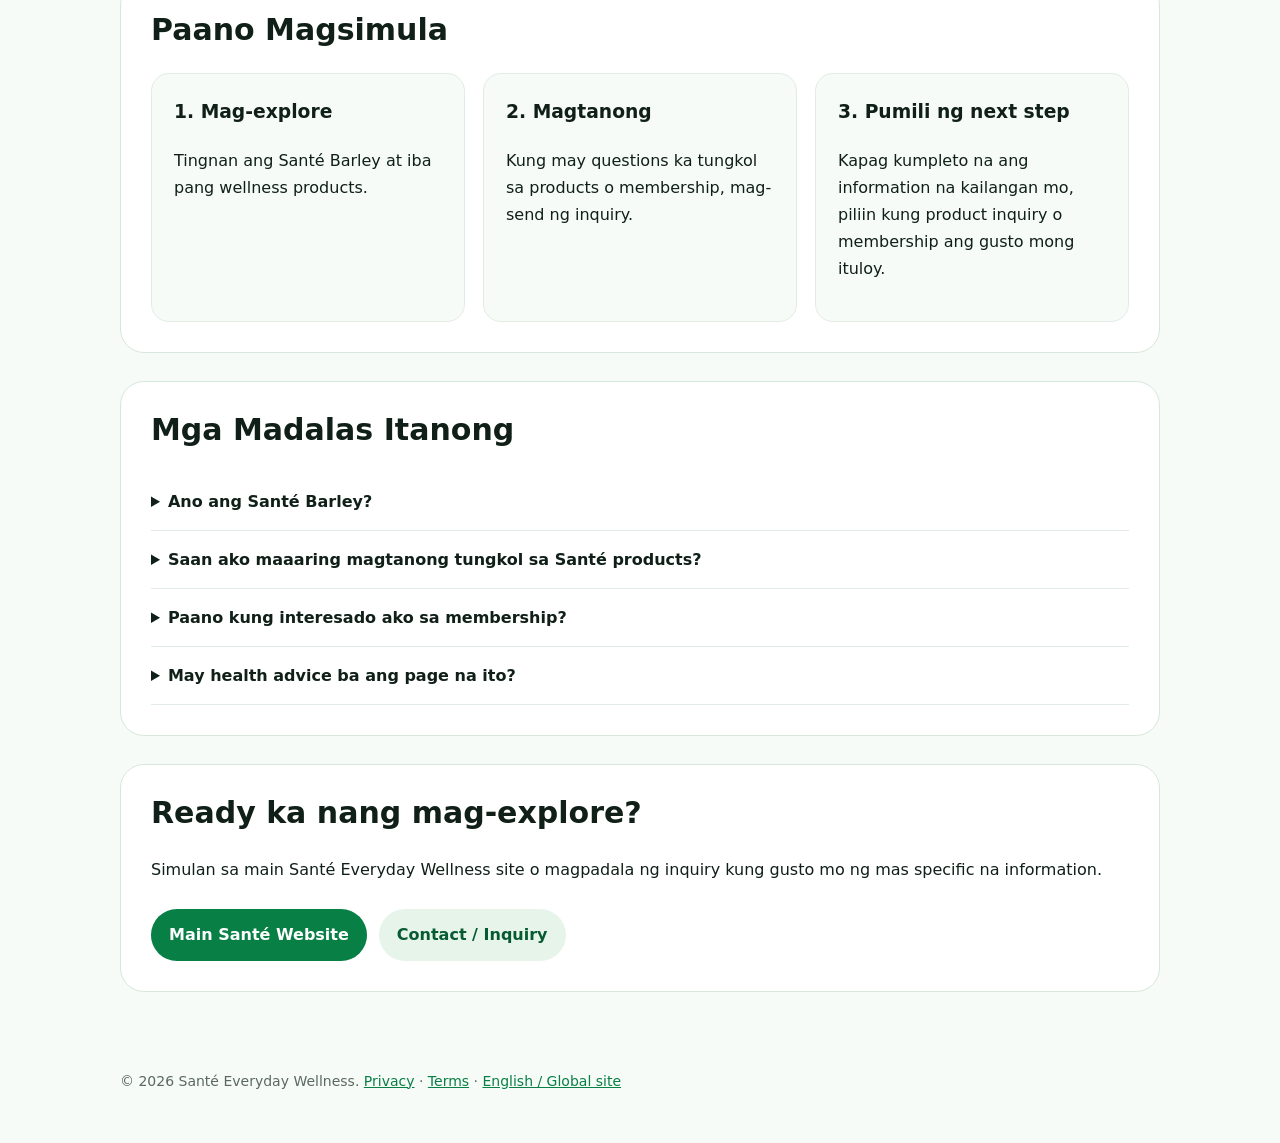
<file: ph/index.html>
<!doctype html>
<html lang="fil">
<head>
  <meta charset="utf-8">
  <meta name="viewport" content="width=device-width, initial-scale=1">
  <title>Santé Barley Philippines | Santé Wellness Products</title>
  <meta name="description" content="Tuklasin ang Santé Barley at Santé wellness products sa Pilipinas, kasama ang membership, business opportunities, at impormasyon para sa everyday wellness.">
  <link rel="canonical" href="https://lhes05.github.io/healthy-shop-global/ph/">
  <meta property="og:title" content="Santé Barley Philippines | Santé Wellness Products">
  <meta property="og:description" content="Santé Barley at wellness products para sa Philippine audience, kasama ang membership at business opportunities.">
  <meta property="og:type" content="website">
  <meta property="og:url" content="https://lhes05.github.io/healthy-shop-global/ph/">
  <meta name="twitter:card" content="summary">
  <meta name="twitter:title" content="Santé Barley Philippines | Santé Wellness Products">
  <meta name="twitter:description" content="Matuto tungkol sa Santé Barley, wellness products, membership, at mga paraan para magsimula.">
  <style>
    :root{font-family:system-ui,-apple-system,BlinkMacSystemFont,"Segoe UI",sans-serif;color:#102018;background:#f6fbf7}
    *{box-sizing:border-box}
    body{margin:0;line-height:1.7}
    header{background:#0b6b3a;color:#fff;padding:18px 24px}
    nav{max-width:1080px;margin:auto;display:flex;justify-content:space-between;gap:18px;align-items:center}
    nav a{color:#fff;text-decoration:none;font-weight:800}
    main{max-width:1080px;margin:auto;padding:36px 20px 64px}
    .hero{padding:46px 28px;background:#fff;border:1px solid #d8e7dc;border-radius:28px;box-shadow:0 16px 40px #07502a12}
    .eyebrow{font-weight:800;color:#087f45;letter-spacing:.03em}
    h1{font-size:clamp(38px,6vw,64px);line-height:1.05;margin:10px 0 18px}
    h2{font-size:30px;line-height:1.2;margin-top:0}
    .lead{font-size:19px;color:#46564d;max-width:780px}
    .actions{display:flex;flex-wrap:wrap;gap:12px;margin-top:26px}
    .button{display:inline-block;padding:12px 18px;border-radius:999px;background:#087f45;color:#fff;text-decoration:none;font-weight:800}
    .button.secondary{background:#e7f4ea;color:#075b32}
    section{margin-top:28px;padding:30px;background:#fff;border:1px solid #d8e7dc;border-radius:24px}
    .grid{display:grid;grid-template-columns:repeat(auto-fit,minmax(230px,1fr));gap:18px}
    .card{padding:22px;border-radius:18px;background:#f7fbf8;border:1px solid #e1ece4}
    .card h3{margin-top:0}
    .faq details{padding:15px 0;border-bottom:1px solid #e1ece4}
    .faq summary{cursor:pointer;font-weight:800}
    footer{max-width:1080px;margin:auto;padding:0 20px 36px;color:#5b6961;font-size:14px}
    footer a{color:#087f45}
  </style>
  <script type="application/ld+json">
  {
    "@context":"https://schema.org",
    "@type":"WebPage",
    "name":"Santé Barley Philippines | Santé Wellness Products",
    "url":"https://lhes05.github.io/healthy-shop-global/ph/",
    "description":"Filipino-language information page about Santé Barley, Santé wellness products, membership and business opportunities in the Philippines."
  }
  </script>
</head>
<body>
  <header>
    <nav aria-label="Pangunahing navigation">
      <a href="../">Santé Philippines</a>
      <a href="../#inquiry">Magtanong</a>
    </nav>
  </header>

  <main>
    <div class="hero">
      <p class="eyebrow">🇵🇭 SANTÉ PHILIPPINES</p>
      <h1>Santé Barley at Wellness Products sa Pilipinas</h1>
      <p class="lead">Maligayang pagdating sa Filipino page ng Santé Everyday Wellness. Dito maaari kang matuto tungkol sa Santé Barley, wellness products, membership, at mga paraan para magsimula.</p>
      <div class="actions">
        <a class="button" href="../#products">Tingnan ang Products</a>
        <a class="button secondary" href="../#inquiry">Mag-send ng Inquiry</a>
      </div>
    </div>

    <section>
      <h2>Santé Barley</h2>
      <p>Ang Santé Barley ay bahagi ng Santé wellness product offering. Kung gusto mong malaman ang tungkol sa produkto, ingredients, paggamit, availability, o iba pang detalye, maaari kang magtanong at humingi ng impormasyon bago bumili o sumali.</p>
      <p>Ang page na ito ay para sa general wellness information at hindi kapalit ng payo mula sa doktor o iba pang qualified health professional.</p>
    </section>

    <section>
      <h2>Santé Wellness Products</h2>
      <div class="grid">
        <div class="card"><h3>Everyday Wellness</h3><p>Mag-explore ng wellness products na maaaring maging bahagi ng iyong personal na everyday wellness routine.</p></div>
        <div class="card"><h3>Product Information</h3><p>Alamin ang available product information at piliin ang impormasyon na kailangan mo bago gumawa ng decision.</p></div>
        <div class="card"><h3>Philippine Audience</h3><p>Ang page na ito ay ginawa para mas madaling ma-access ng Filipino at Philippine audience ang pangunahing impormasyon.</p></div>
      </div>
    </section>

    <section>
      <h2>Membership at Business Opportunity</h2>
      <p>Kung interesado kang maging member o alamin ang business opportunity, maaari mong tingnan ang membership information o magpadala ng inquiry para malaman ang available na next steps.</p>
      <div class="actions">
        <a class="button" href="https://partner.mysante.com/epackage" target="_blank" rel="noopener noreferrer">Membership Information</a>
        <a class="button secondary" href="../#how-it-works">Paano Magsimula</a>
      </div>
    </section>

    <section>
      <h2>Paano Magsimula</h2>
      <div class="grid">
        <div class="card"><h3>1. Mag-explore</h3><p>Tingnan ang Santé Barley at iba pang wellness products.</p></div>
        <div class="card"><h3>2. Magtanong</h3><p>Kung may questions ka tungkol sa products o membership, mag-send ng inquiry.</p></div>
        <div class="card"><h3>3. Pumili ng next step</h3><p>Kapag kumpleto na ang information na kailangan mo, piliin kung product inquiry o membership ang gusto mong ituloy.</p></div>
      </div>
    </section>

    <section class="faq">
      <h2>Mga Madalas Itanong</h2>
      <details><summary>Ano ang Santé Barley?</summary><p>Ang Santé Barley ay isang wellness product na bahagi ng Santé product offering. Para sa pinakabagong product details, tingnan ang main site o mag-send ng inquiry.</p></details>
      <details><summary>Saan ako maaaring magtanong tungkol sa Santé products?</summary><p>Maaari kang pumunta sa inquiry section ng main website at magpadala ng iyong pangalan, contact details, at tanong.</p></details>
      <details><summary>Paano kung interesado ako sa membership?</summary><p>Maaari mong tingnan ang membership information page at magtanong tungkol sa available na options at next steps.</p></details>
      <details><summary>May health advice ba ang page na ito?</summary><p>General wellness information lamang ang layunin ng page na ito. Para sa personal na medical concerns, kumonsulta sa qualified health professional.</p></details>
    </section>

    <section>
      <h2>Ready ka nang mag-explore?</h2>
      <p>Simulan sa main Santé Everyday Wellness site o magpadala ng inquiry kung gusto mo ng mas specific na information.</p>
      <div class="actions">
        <a class="button" href="../">Main Santé Website</a>
        <a class="button secondary" href="../#inquiry">Contact / Inquiry</a>
      </div>
    </section>
  </main>

  <footer>
    <p>© 2026 Santé Everyday Wellness. <a href="../privacy.html">Privacy</a> · <a href="../terms.html">Terms</a> · <a href="../">English / Global site</a></p>
  </footer>
</body>
</html>
</file>
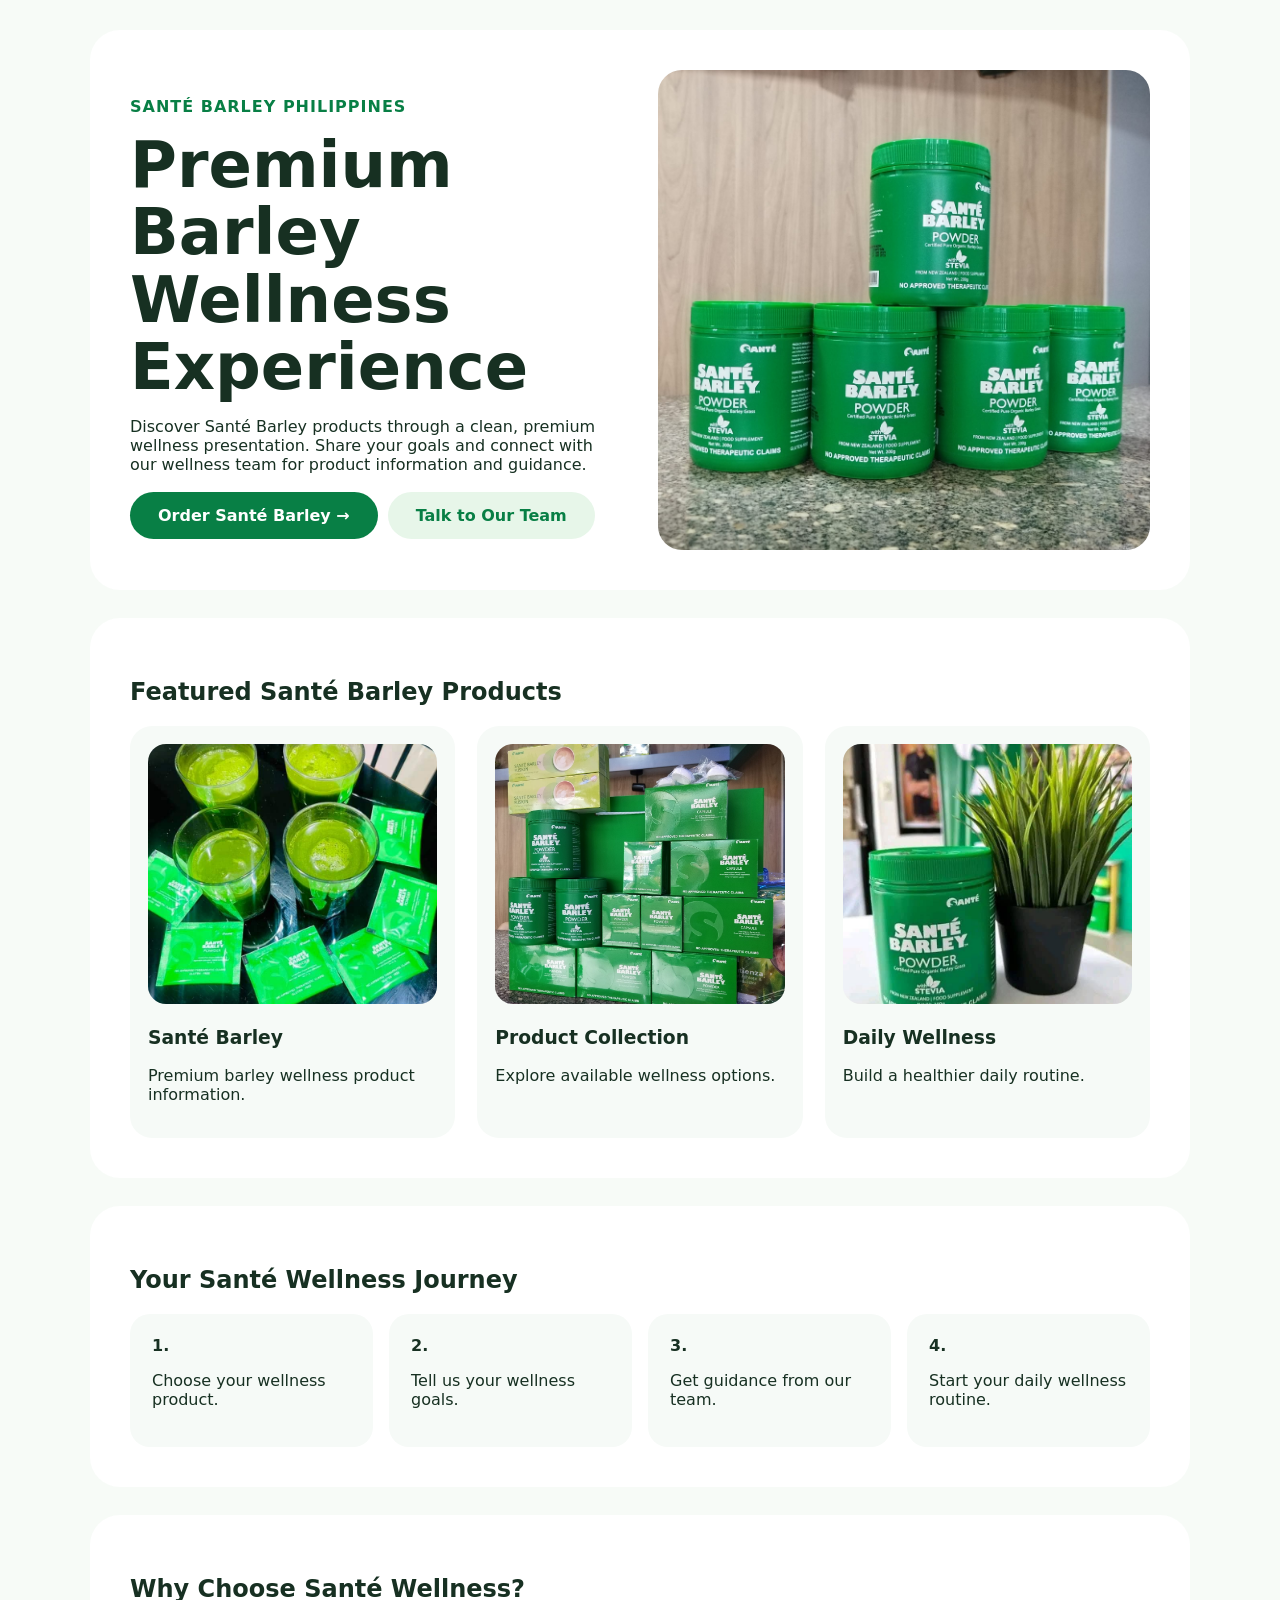
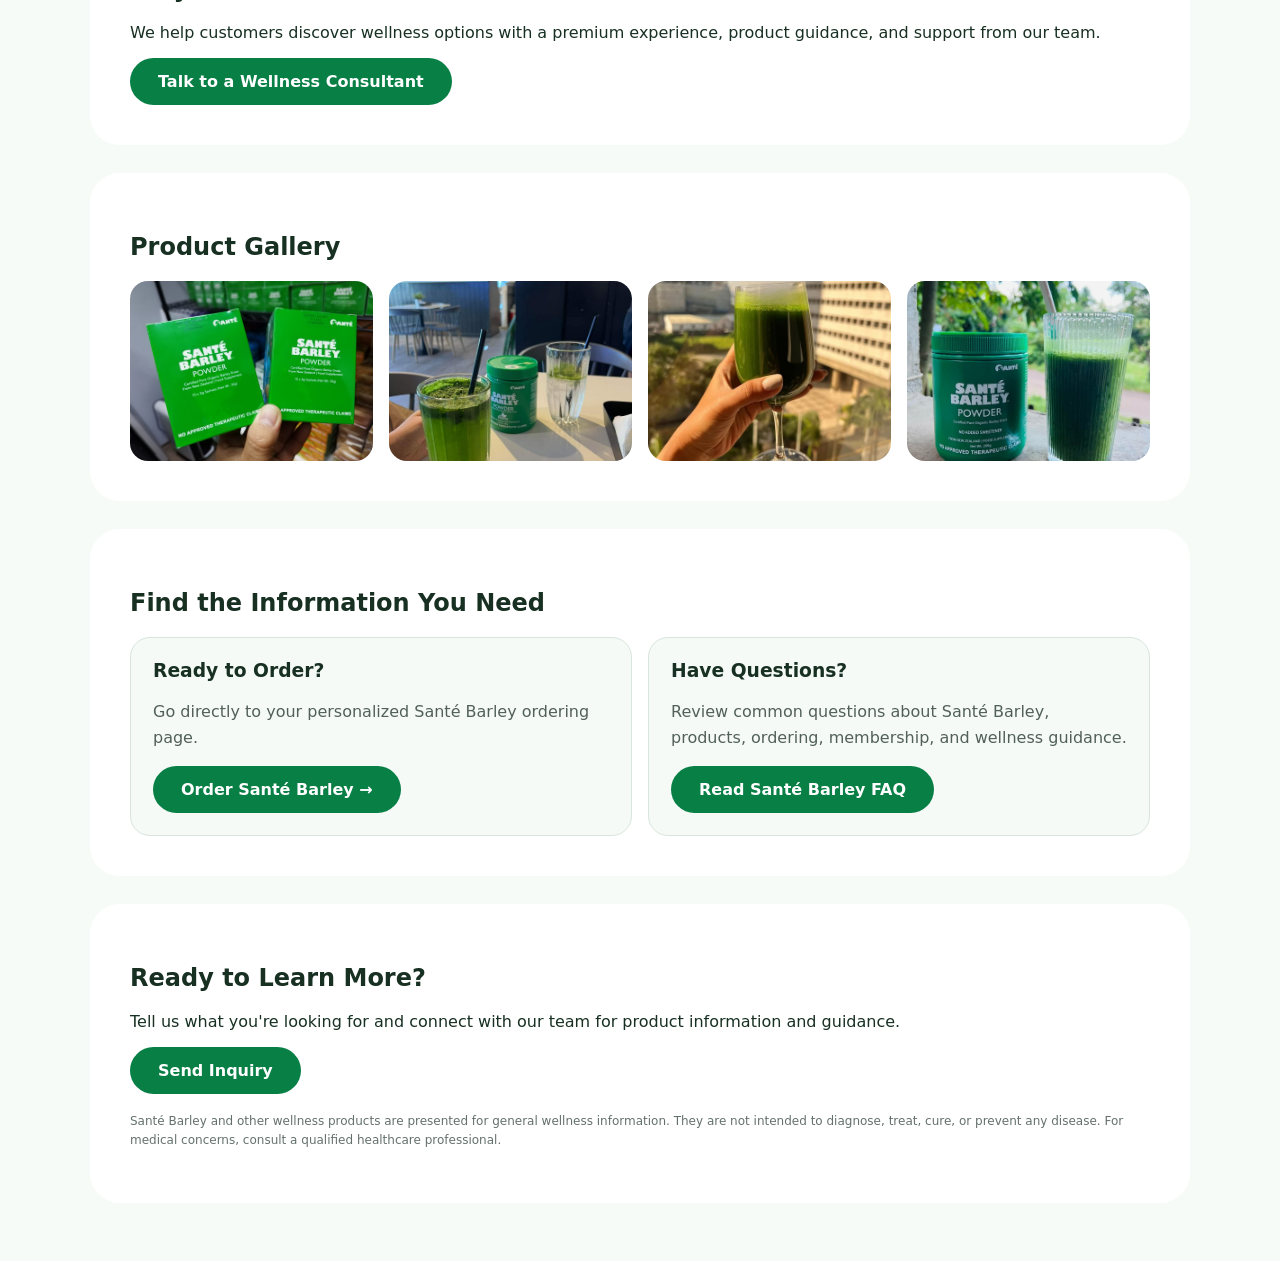
<file: sante-barley-philippines/index.html>
<!doctype html>
<html lang="en">
<head>
<meta charset="utf-8"><meta name="viewport" content="width=device-width,initial-scale=1">
<title>Santé Barley Philippines | Premium Wellness Products</title>
<meta name="description" content="Discover Santé Barley Philippines premium wellness products, ordering guidance, product information, and wellness support.">
<link rel="canonical" href="https://lhes05.github.io/healthy-shop-global/sante-barley-philippines/">
<meta property="og:type" content="website">
<meta property="og:title" content="Santé Barley Philippines | Premium Wellness Products">
<meta property="og:description" content="Explore Santé Barley products, ordering guidance, and wellness support in the Philippines.">
<meta property="og:url" content="https://lhes05.github.io/healthy-shop-global/sante-barley-philippines/">
<meta property="og:image" content="https://lhes05.github.io/healthy-shop-global/assets/images/Page%201.jpg">
<meta property="og:image:alt" content="Santé Barley product">
<meta name="twitter:card" content="summary_large_image">
<meta name="twitter:title" content="Santé Barley Philippines | Premium Wellness Products">
<meta name="twitter:description" content="Explore Santé Barley products, ordering guidance, and wellness support in the Philippines.">
<meta name="twitter:image" content="https://lhes05.github.io/healthy-shop-global/assets/images/Page%201.jpg">
<style>
body{margin:0;font-family:system-ui,-apple-system,"Segoe UI",sans-serif;background:#f7fbf7;color:#173022}.wrap{max-width:1100px;margin:auto;padding:30px}.hero,.section{background:#fff;border-radius:30px;padding:40px;margin-bottom:28px}.hero{display:grid;grid-template-columns:1fr 1fr;gap:35px;align-items:center}.hero img{width:100%;height:480px;object-fit:cover;border-radius:24px}.tag{color:#087f45;font-weight:800;letter-spacing:1px}h1{font-size:clamp(40px,6vw,64px);line-height:1.05;margin:15px 0}.btn{display:inline-block;background:#087f45;color:#fff;padding:14px 28px;border-radius:30px;text-decoration:none;font-weight:700}.btn.secondary{background:#e7f6e9;color:#087f45}.quick-links{display:flex;flex-wrap:wrap;gap:10px;margin:18px 0 0}.grid{display:grid;grid-template-columns:repeat(3,1fr);gap:22px}.card{background:#f6faf7;border-radius:22px;padding:18px}.card img{width:100%;height:260px;object-fit:cover;border-radius:18px}.gallery{display:grid;grid-template-columns:repeat(4,1fr);gap:16px}.gallery img{width:100%;height:180px;object-fit:cover;border-radius:18px}.steps{display:grid;grid-template-columns:repeat(4,1fr);gap:16px}.step{background:#f6faf7;padding:22px;border-radius:20px}.links-grid{display:grid;grid-template-columns:repeat(2,1fr);gap:16px}.link-card{background:#f6faf7;border:1px solid #d7e5dc;border-radius:20px;padding:22px}.link-card h3{margin-top:0}.link-card p{line-height:1.6;color:#52605a}.disclaimer{font-size:12px;line-height:1.6;color:#64716b;margin-top:18px}@media(max-width:800px){.hero,.grid,.gallery,.steps,.links-grid{grid-template-columns:1fr}.hero img{height:320px}}
</style></head>
<body><div class="wrap">
<div class="hero"><div><p class="tag">SANTÉ BARLEY PHILIPPINES</p><h1>Premium Barley Wellness Experience</h1><p>Discover Santé Barley products through a clean, premium wellness presentation. Share your goals and connect with our wellness team for product information and guidance.</p><div class="quick-links"><a class="btn" href="https://partner.mysante.com/lhes05" target="_blank" rel="noopener noreferrer">Order Santé Barley →</a><a class="btn secondary" href="../#inquiry">Talk to Our Team</a></div></div><img src="../assets/images/Page 1.jpg" alt="Santé Barley product"></div>
<div class="section"><h2>Featured Santé Barley Products</h2><div class="grid"><div class="card"><img src="../assets/images/Page 2.jpg" alt="Santé Barley powder"><h3>Santé Barley</h3><p>Premium barley wellness product information.</p></div><div class="card"><img src="../assets/images/Page 3.jpg" alt="Santé Barley product packaging"><h3>Product Collection</h3><p>Explore available wellness options.</p></div><div class="card"><img src="../assets/images/Page 4.jpg" alt="Santé Barley lifestyle"><h3>Daily Wellness</h3><p>Build a healthier daily routine.</p></div></div></div>
<div class="section"><h2>Your Santé Wellness Journey</h2><div class="steps"><div class="step"><b>1.</b><p>Choose your wellness product.</p></div><div class="step"><b>2.</b><p>Tell us your wellness goals.</p></div><div class="step"><b>3.</b><p>Get guidance from our team.</p></div><div class="step"><b>4.</b><p>Start your daily wellness routine.</p></div></div></div>
<div class="section"><h2>Why Choose Santé Wellness?</h2><p>We help customers discover wellness options with a premium experience, product guidance, and support from our team.</p><a class="btn" href="../#inquiry">Talk to a Wellness Consultant</a></div>
<div class="section"><h2>Product Gallery</h2><div class="gallery"><img src="../assets/images/Page 5.jpg" alt="Santé product"><img src="../assets/images/Page 6.jpg" alt="Santé barley"><img src="../assets/images/Page 7.jpg" alt="Santé wellness"><img src="../assets/images/Page 8.jpg" alt="Santé products"></div></div>
<div class="section"><h2>Find the Information You Need</h2><div class="links-grid"><div class="link-card"><h3>Ready to Order?</h3><p>Go directly to your personalized Santé Barley ordering page.</p><a class="btn" href="https://partner.mysante.com/lhes05" target="_blank" rel="noopener noreferrer">Order Santé Barley →</a></div><div class="link-card"><h3>Have Questions?</h3><p>Review common questions about Santé Barley, products, ordering, membership, and wellness guidance.</p><a class="btn" href="../sante-barley-philippines-faq.html">Read Santé Barley FAQ</a></div></div></div>
<div class="section"><h2>Ready to Learn More?</h2><p>Tell us what you're looking for and connect with our team for product information and guidance.</p><a class="btn" href="../#inquiry">Send Inquiry</a><p class="disclaimer">Santé Barley and other wellness products are presented for general wellness information. They are not intended to diagnose, treat, cure, or prevent any disease. For medical concerns, consult a qualified healthcare professional.</p></div>
</div></body></html>
</file>
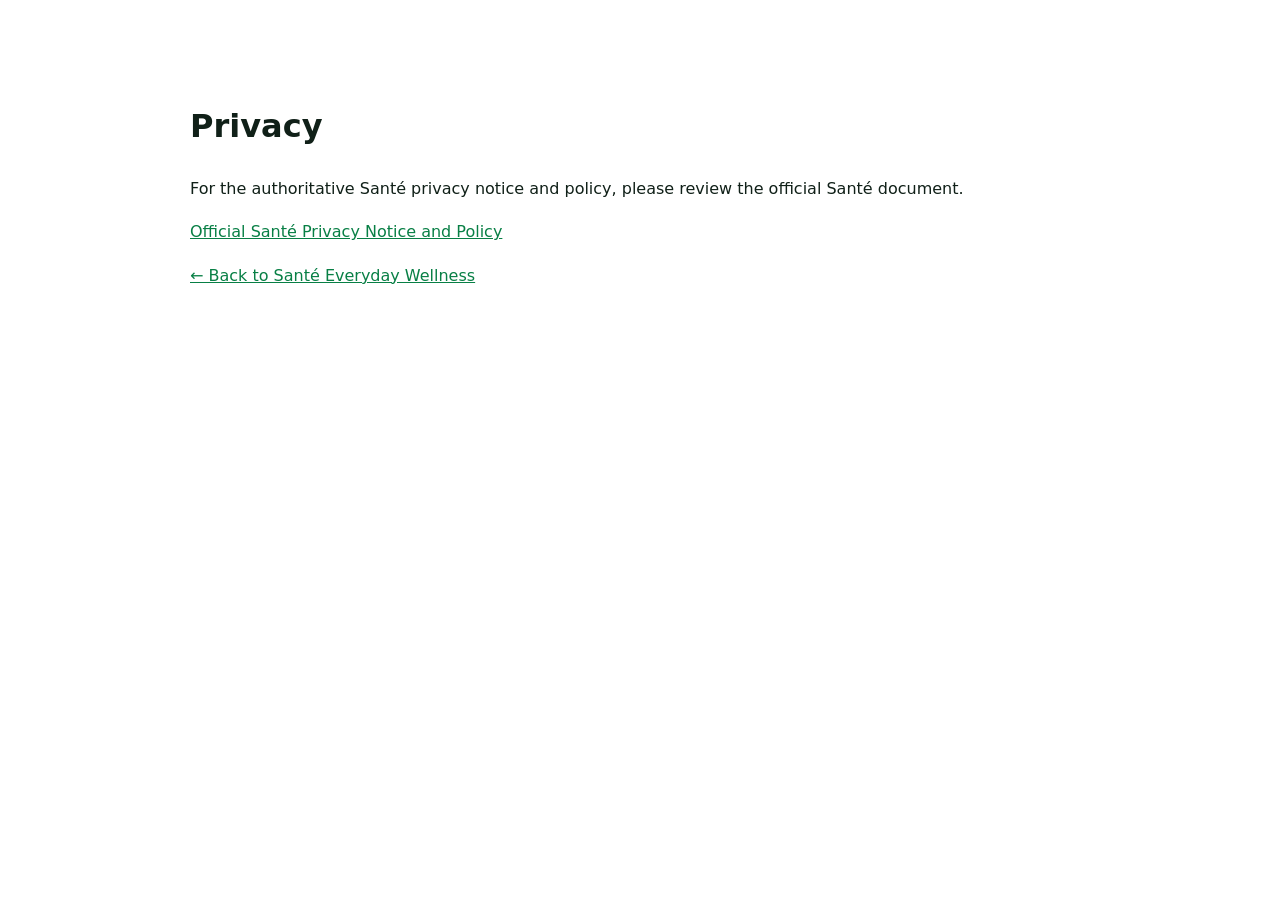
<file: privacy.html>
<!doctype html><html lang="en"><head><meta charset="utf-8"><meta name="viewport" content="width=device-width,initial-scale=1"><title>Privacy | Santé Everyday Wellness</title><meta name="description" content="Privacy information for Santé Everyday Wellness."><style>body{font-family:system-ui,sans-serif;max-width:900px;margin:6vh auto;padding:24px;line-height:1.7;color:#102018}a{color:#087f45}</style></head><body><h1>Privacy</h1><p>For the authoritative Santé privacy notice and policy, please review the official Santé document.</p><p><a href="https://international.mysante.com/images/download/privacynotice_2019.pdf">Official Santé Privacy Notice and Policy</a></p><p><a href="./">← Back to Santé Everyday Wellness</a></p></body></html>
</file>
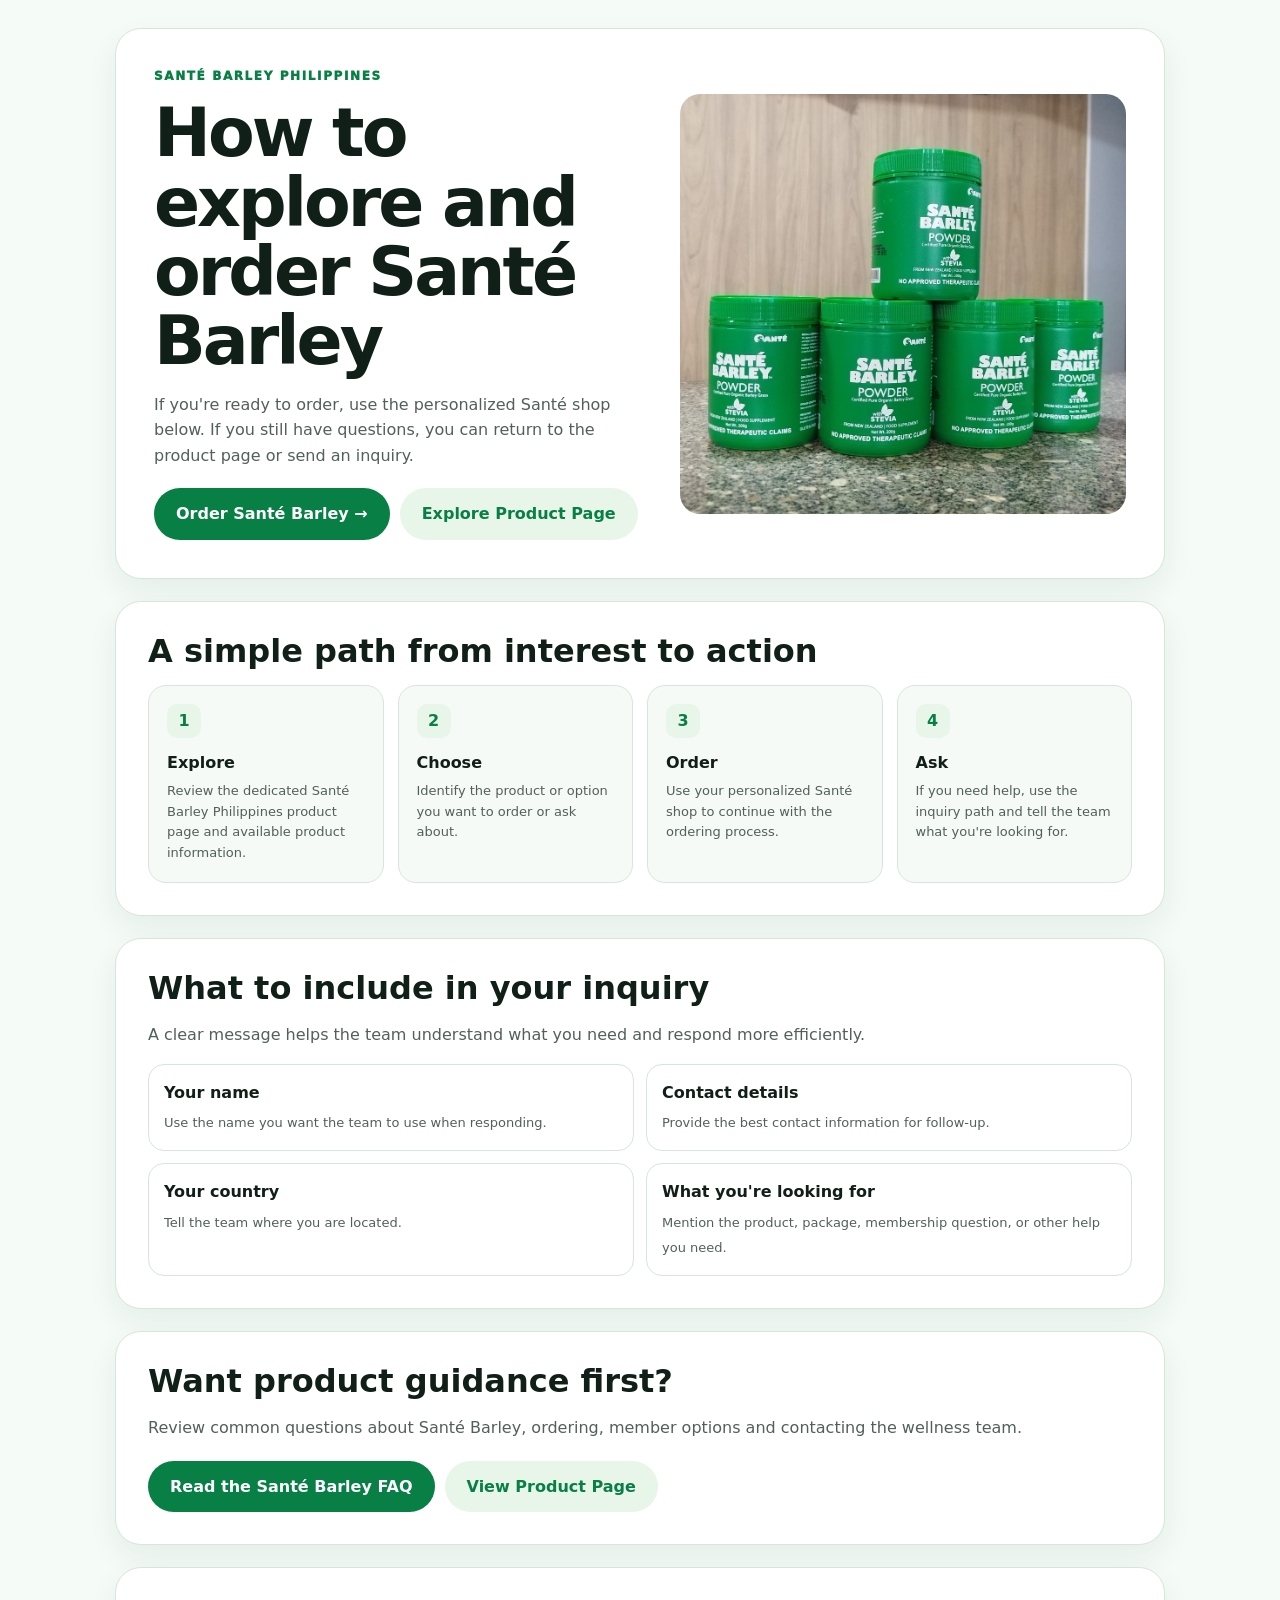
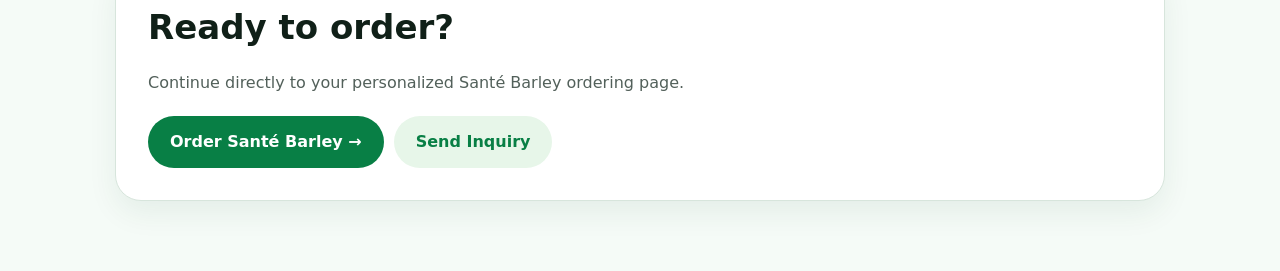
<file: sante-barley-order-philippines.html>
<!doctype html>
<html lang="en">
<head>
<meta charset="utf-8">
<meta name="viewport" content="width=device-width,initial-scale=1">
<title>How to Order Santé Barley in the Philippines | Santé Wellness Guide</title>
<meta name="description" content="Learn how to explore Santé Barley products in the Philippines, then order directly through your personalized Santé ordering page or get help from the wellness team.">
<link rel="canonical" href="https://lhes05.github.io/healthy-shop-global/sante-barley-order-philippines.html">
<meta name="robots" content="index,follow,max-image-preview:large,max-snippet:-1,max-video-preview:-1">
<meta property="og:type" content="website">
<meta property="og:site_name" content="Santé Philippines">
<meta property="og:title" content="How to Order Santé Barley in the Philippines | Santé Wellness Guide">
<meta property="og:description" content="A simple guide to exploring Santé Barley and ordering through the personalized Santé shop.">
<meta property="og:url" content="https://lhes05.github.io/healthy-shop-global/sante-barley-order-philippines.html">
<meta property="og:image" content="https://lhes05.github.io/healthy-shop-global/assets/images/Page%201.jpg">
<meta property="og:image:alt" content="Santé Barley product in the Philippines">
<meta name="twitter:card" content="summary_large_image">
<meta name="twitter:title" content="How to Order Santé Barley in the Philippines">
<meta name="twitter:description" content="Explore Santé Barley and order through the personalized Santé shop.">
<meta name="twitter:image" content="https://lhes05.github.io/healthy-shop-global/assets/images/Page%201.jpg">
<style>
:root{--green:#087f45;--dark:#102018;--muted:#52605a;--pale:#f5fbf7;--line:#d7e5dc}*{box-sizing:border-box}body{margin:0;font-family:system-ui,-apple-system,"Segoe UI",sans-serif;background:var(--pale);color:var(--dark);line-height:1.6}.wrap{width:min(1050px,calc(100% - 32px));margin:auto;padding:28px 0 70px}.hero,.section,.cta{background:#fff;border:1px solid var(--line);border-radius:26px;box-shadow:0 12px 30px rgba(7,75,47,.07)}.hero{display:grid;grid-template-columns:1.05fr .95fr;gap:34px;align-items:center;padding:38px;margin-bottom:22px}.hero img{width:100%;height:420px;object-fit:cover;border-radius:20px}.eyebrow{color:var(--green);font-size:12px;font-weight:950;letter-spacing:1.6px}.hero h1{font-size:clamp(42px,6vw,68px);line-height:1.02;letter-spacing:-3px;margin:12px 0 16px}.hero p,.section p,.step p{color:var(--muted)}.buttons{display:flex;gap:10px;flex-wrap:wrap;margin-top:20px}.btn{display:inline-flex;align-items:center;justify-content:center;background:var(--green);color:#fff;text-decoration:none;font-weight:900;padding:13px 22px;border-radius:999px}.secondary{background:#e7f6e9;color:var(--green)}.section{padding:32px;margin-bottom:22px}.section h2{font-size:32px;line-height:1.1;margin:0 0 16px}.steps{display:grid;grid-template-columns:repeat(4,1fr);gap:14px}.step{background:#f6faf7;border:1px solid var(--line);border-radius:18px;padding:18px}.step b{display:inline-flex;width:34px;height:34px;align-items:center;justify-content:center;border-radius:10px;background:#e7f6e9;color:var(--green)}.step h3{font-size:16px;margin:12px 0 5px}.step p{font-size:13px;margin:0}.checklist{display:grid;grid-template-columns:repeat(2,1fr);gap:12px}.check{border:1px solid var(--line);border-radius:16px;padding:15px;background:#fff}.check strong{display:block;margin-bottom:4px}.check span{font-size:13px;color:var(--muted)}.cta{padding:32px;margin-top:22px}.cta h2{font-size:34px;margin:0 0 8px}.cta p{color:var(--muted);max-width:720px}@media(max-width:800px){.hero{grid-template-columns:1fr;padding:28px}.hero img{height:320px}.steps{grid-template-columns:1fr 1fr}.checklist{grid-template-columns:1fr}}@media(max-width:600px){.steps{grid-template-columns:1fr}.hero h1{letter-spacing:-2px}.section,.cta{padding:24px}}
</style>
<script type="application/ld+json">{"@context":"https://schema.org","@type":"WebPage","name":"How to Order Santé Barley in the Philippines","url":"https://lhes05.github.io/healthy-shop-global/sante-barley-order-philippines.html","description":"A practical guide to exploring Santé Barley products and ordering through a personalized Santé shop in the Philippines."}</script>
</head>
<body><main class="wrap">
<section class="hero"><div><div class="eyebrow">SANTÉ BARLEY PHILIPPINES</div><h1>How to explore and order Santé Barley</h1><p>If you're ready to order, use the personalized Santé shop below. If you still have questions, you can return to the product page or send an inquiry.</p><div class="buttons"><a class="btn" href="https://partner.mysante.com/lhes05" target="_blank" rel="noopener noreferrer">Order Santé Barley →</a><a class="btn secondary" href="https://lhes05.github.io/healthy-shop-global/sante-barley-philippines/">Explore Product Page</a></div></div><img src="assets/images/Page 1.jpg" alt="Santé Barley product in the Philippines"></section>
<section class="section"><h2>A simple path from interest to action</h2><div class="steps"><div class="step"><b>1</b><h3>Explore</h3><p>Review the dedicated Santé Barley Philippines product page and available product information.</p></div><div class="step"><b>2</b><h3>Choose</h3><p>Identify the product or option you want to order or ask about.</p></div><div class="step"><b>3</b><h3>Order</h3><p>Use your personalized Santé shop to continue with the ordering process.</p></div><div class="step"><b>4</b><h3>Ask</h3><p>If you need help, use the inquiry path and tell the team what you're looking for.</p></div></div></section>
<section class="section"><h2>What to include in your inquiry</h2><p>A clear message helps the team understand what you need and respond more efficiently.</p><div class="checklist"><div class="check"><strong>Your name</strong><span>Use the name you want the team to use when responding.</span></div><div class="check"><strong>Contact details</strong><span>Provide the best contact information for follow-up.</span></div><div class="check"><strong>Your country</strong><span>Tell the team where you are located.</span></div><div class="check"><strong>What you're looking for</strong><span>Mention the product, package, membership question, or other help you need.</span></div></div></section>
<section class="section"><h2>Want product guidance first?</h2><p>Review common questions about Santé Barley, ordering, member options and contacting the wellness team.</p><div class="buttons"><a class="btn" href="https://lhes05.github.io/healthy-shop-global/sante-barley-philippines-faq.html">Read the Santé Barley FAQ</a><a class="btn secondary" href="https://lhes05.github.io/healthy-shop-global/sante-barley-philippines/">View Product Page</a></div></section>
<section class="cta"><h2>Ready to order?</h2><p>Continue directly to your personalized Santé Barley ordering page.</p><div class="buttons"><a class="btn" href="https://partner.mysante.com/lhes05" target="_blank" rel="noopener noreferrer">Order Santé Barley →</a><a class="btn secondary" href="https://lhes05.github.io/healthy-shop-global/#inquiry">Send Inquiry</a></div></section>
</main></body></html>
</file>
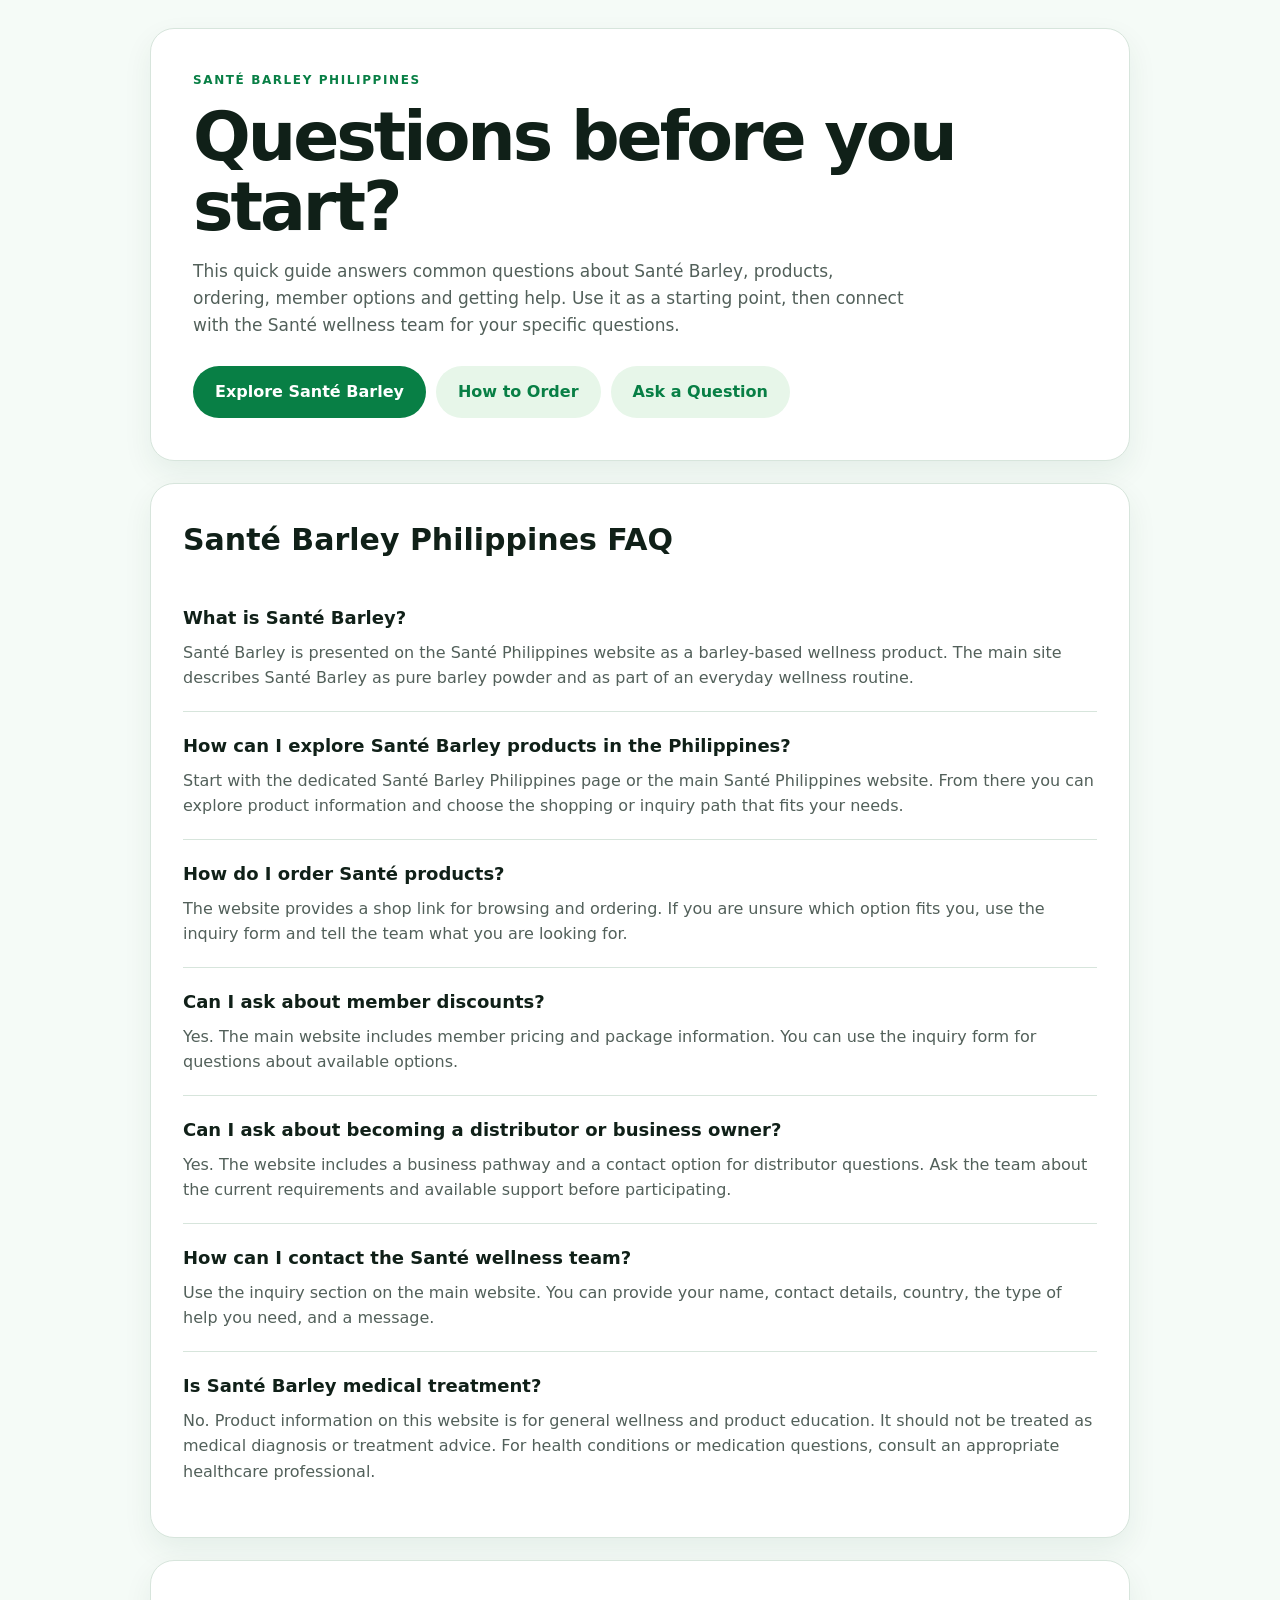
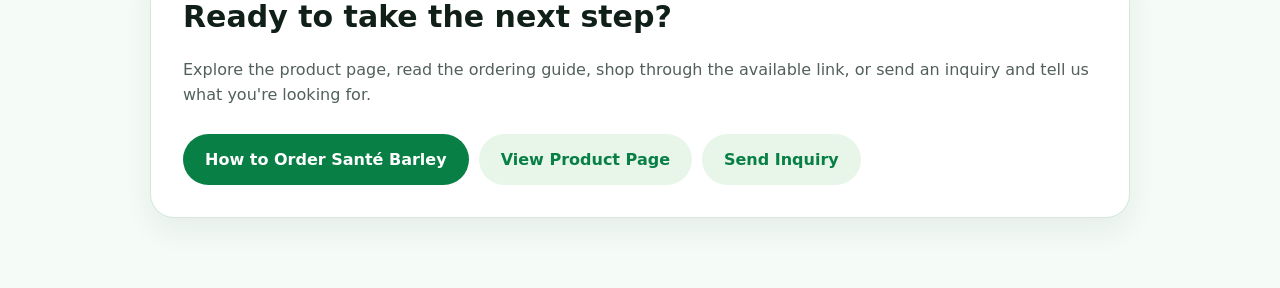
<file: sante-barley-philippines-faq.html>
<!doctype html>
<html lang="en">
<head>
<meta charset="utf-8">
<meta name="viewport" content="width=device-width,initial-scale=1">
<title>Santé Barley Philippines FAQ | Product, Ordering & Wellness Guide</title>
<meta name="description" content="Santé Barley Philippines FAQ: learn what Santé Barley is, how to explore products, how ordering works, and how to contact the Santé wellness team.">
<link rel="canonical" href="https://lhes05.github.io/healthy-shop-global/sante-barley-philippines-faq.html">
<meta name="robots" content="index,follow,max-image-preview:large,max-snippet:-1,max-video-preview:-1">
<meta property="og:type" content="website">
<meta property="og:site_name" content="Santé Philippines">
<meta property="og:title" content="Santé Barley Philippines FAQ | Product, Ordering & Wellness Guide">
<meta property="og:description" content="Answers about Santé Barley, products, ordering, member options and contacting the Santé wellness team.">
<meta property="og:url" content="https://lhes05.github.io/healthy-shop-global/sante-barley-philippines-faq.html">
<meta property="og:image" content="https://lhes05.github.io/healthy-shop-global/assets/images/Page%201.jpg">
<meta property="og:image:alt" content="Santé Barley product">
<meta name="twitter:card" content="summary_large_image">
<meta name="twitter:title" content="Santé Barley Philippines FAQ">
<meta name="twitter:description" content="Product, ordering and wellness questions answered in one place.">
<meta name="twitter:image" content="https://lhes05.github.io/healthy-shop-global/assets/images/Page%201.jpg">
<style>
:root{--green:#087f45;--dark:#102018;--muted:#52605a;--pale:#f5fbf7;--line:#d7e5dc}*{box-sizing:border-box}body{margin:0;font-family:system-ui,-apple-system,"Segoe UI",sans-serif;background:var(--pale);color:var(--dark);line-height:1.6}.wrap{width:min(980px,calc(100% - 32px));margin:auto;padding:28px 0 70px}.hero,.faq,.cta{background:#fff;border:1px solid var(--line);border-radius:24px;box-shadow:0 12px 30px rgba(7,75,47,.07)}.hero{padding:42px;margin-bottom:22px}.eyebrow{color:var(--green);font-size:12px;font-weight:900;letter-spacing:1.6px}.hero h1{font-size:clamp(40px,7vw,68px);line-height:1.02;letter-spacing:-3px;margin:12px 0 16px}.hero p{max-width:720px;color:var(--muted);font-size:17px}.btn{display:inline-flex;align-items:center;justify-content:center;background:var(--green);color:#fff;text-decoration:none;font-weight:900;padding:13px 22px;border-radius:999px;margin-top:10px}.faq{padding:32px;margin-bottom:22px}.faq h2{font-size:30px;margin:0 0 20px}.item{padding:20px 0;border-top:1px solid var(--line)}.item:first-of-type{border-top:0}.item h3{font-size:18px;margin:0 0 7px}.item p{margin:0;color:var(--muted)}.cta{padding:32px}.cta h2{margin:0 0 8px;font-size:30px}.cta p{color:var(--muted)}.links{display:flex;gap:10px;flex-wrap:wrap}.secondary{background:#e7f6e9;color:var(--green)}@media(max-width:600px){.hero{padding:28px}.faq,.cta{padding:24px}.hero h1{letter-spacing:-2px}}
</style>
<script type="application/ld+json">{"@context":"https://schema.org","@type":"FAQPage","mainEntity":[{"@type":"Question","name":"What is Santé Barley?","acceptedAnswer":{"@type":"Answer","text":"Santé Barley is presented on the Santé Philippines website as a barley-based wellness product. The site describes the product as pure barley powder and as part of an everyday wellness routine."}},{"@type":"Question","name":"How can I explore Santé Barley products in the Philippines?","acceptedAnswer":{"@type":"Answer","text":"You can explore the Santé Barley Philippines product page or the main Santé Philippines website, then use the shopping or inquiry options for the next step."}},{"@type":"Question","name":"How do I order Santé products?","acceptedAnswer":{"@type":"Answer","text":"The Santé Philippines website provides a shop link for browsing and ordering. Visitors can also send an inquiry if they need help choosing a product or understanding the ordering path."}},{"@type":"Question","name":"Can I ask about member discounts?","acceptedAnswer":{"@type":"Answer","text":"Yes. The Santé Philippines website includes member pricing and package information and provides an inquiry path for questions about available options."}},{"@type":"Question","name":"How can I contact the Santé wellness team?","acceptedAnswer":{"@type":"Answer","text":"Use the inquiry section on the main Santé Philippines website to share your name, contact details, country and question."}}]}</script>
</head>
<body><main class="wrap">
<section class="hero"><div class="eyebrow">SANTÉ BARLEY PHILIPPINES</div><h1>Questions before you start?</h1><p>This quick guide answers common questions about Santé Barley, products, ordering, member options and getting help. Use it as a starting point, then connect with the Santé wellness team for your specific questions.</p><div class="links"><a class="btn" href="https://lhes05.github.io/healthy-shop-global/sante-barley-philippines/">Explore Santé Barley</a><a class="btn secondary" href="https://lhes05.github.io/healthy-shop-global/sante-barley-order-philippines.html">How to Order</a><a class="btn secondary" href="https://lhes05.github.io/healthy-shop-global/#inquiry">Ask a Question</a></div></section>
<section class="faq"><h2>Santé Barley Philippines FAQ</h2>
<div class="item"><h3>What is Santé Barley?</h3><p>Santé Barley is presented on the Santé Philippines website as a barley-based wellness product. The main site describes Santé Barley as pure barley powder and as part of an everyday wellness routine.</p></div>
<div class="item"><h3>How can I explore Santé Barley products in the Philippines?</h3><p>Start with the dedicated Santé Barley Philippines page or the main Santé Philippines website. From there you can explore product information and choose the shopping or inquiry path that fits your needs.</p></div>
<div class="item"><h3>How do I order Santé products?</h3><p>The website provides a shop link for browsing and ordering. If you are unsure which option fits you, use the inquiry form and tell the team what you are looking for.</p></div>
<div class="item"><h3>Can I ask about member discounts?</h3><p>Yes. The main website includes member pricing and package information. You can use the inquiry form for questions about available options.</p></div>
<div class="item"><h3>Can I ask about becoming a distributor or business owner?</h3><p>Yes. The website includes a business pathway and a contact option for distributor questions. Ask the team about the current requirements and available support before participating.</p></div>
<div class="item"><h3>How can I contact the Santé wellness team?</h3><p>Use the inquiry section on the main website. You can provide your name, contact details, country, the type of help you need, and a message.</p></div>
<div class="item"><h3>Is Santé Barley medical treatment?</h3><p>No. Product information on this website is for general wellness and product education. It should not be treated as medical diagnosis or treatment advice. For health conditions or medication questions, consult an appropriate healthcare professional.</p></div>
</section>
<section class="cta"><h2>Ready to take the next step?</h2><p>Explore the product page, read the ordering guide, shop through the available link, or send an inquiry and tell us what you're looking for.</p><div class="links"><a class="btn" href="https://lhes05.github.io/healthy-shop-global/sante-barley-order-philippines.html">How to Order Santé Barley</a><a class="btn secondary" href="https://lhes05.github.io/healthy-shop-global/sante-barley-philippines/">View Product Page</a><a class="btn secondary" href="https://lhes05.github.io/healthy-shop-global/#inquiry">Send Inquiry</a></div></section>
</main></body></html>
</file>
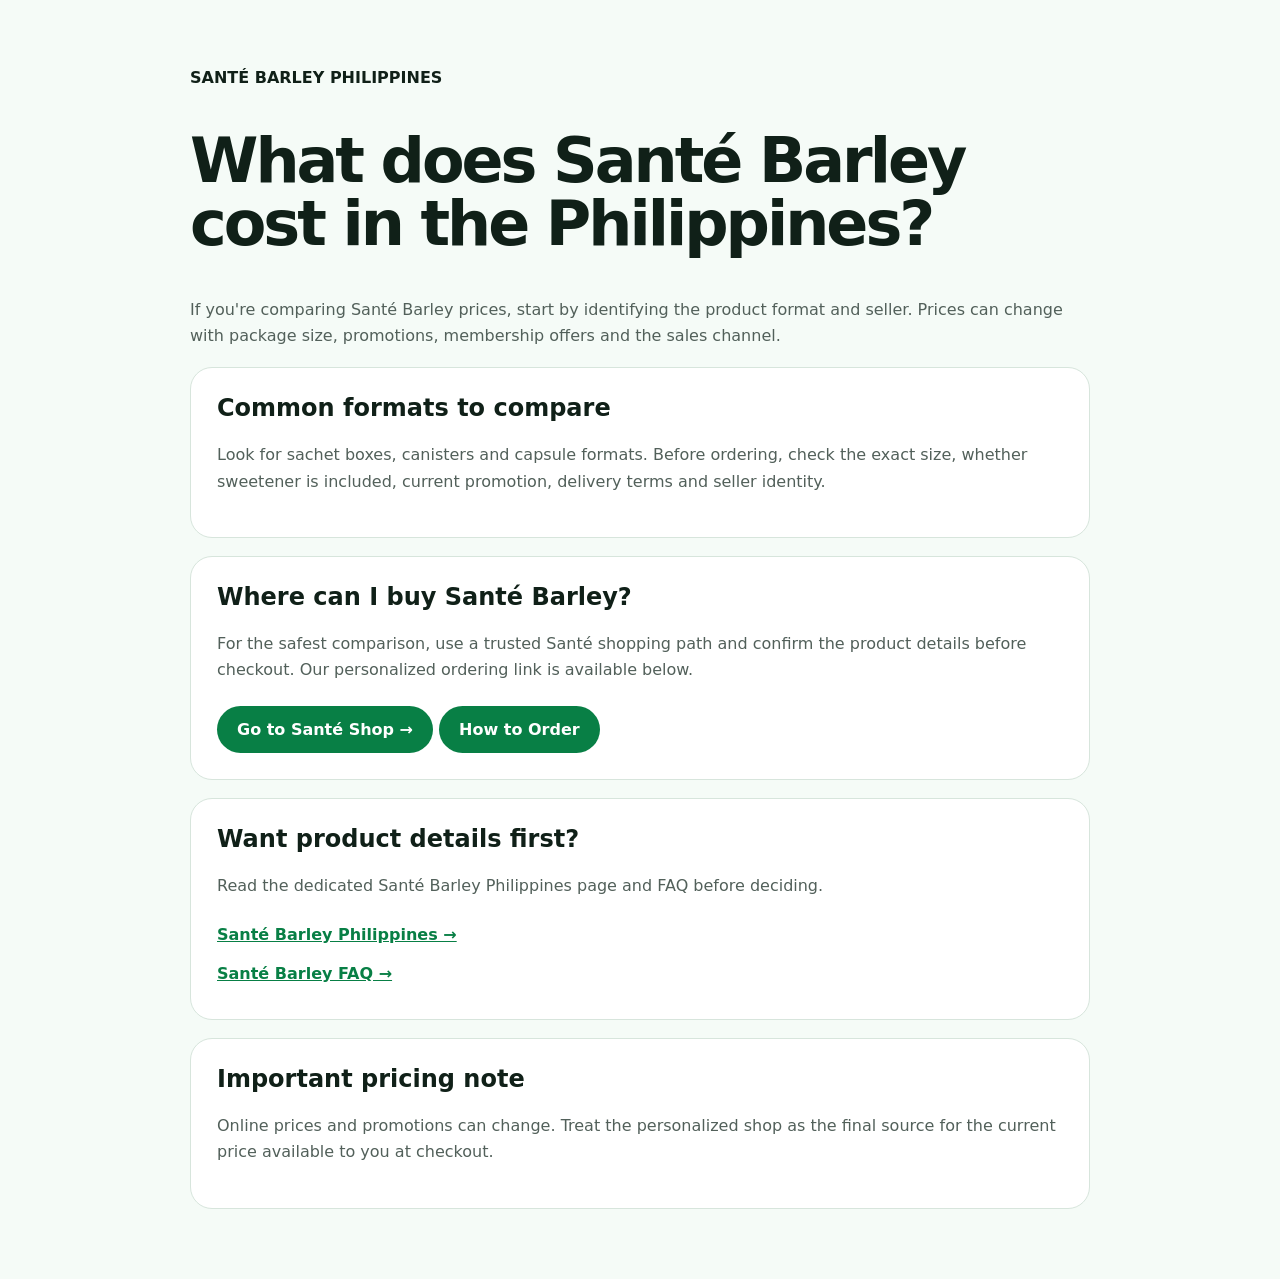
<file: sante-barley-price-philippines.html>
<!doctype html><html lang="en"><head><meta charset="utf-8"><meta name="viewport" content="width=device-width,initial-scale=1"><title>Santé Barley Price Philippines | Where to Buy & How to Order</title><meta name="description" content="Looking for Santé Barley price in the Philippines? See product formats, understand why prices vary, and follow a clear path to the personalized Santé shop."><link rel="canonical" href="https://lhes05.github.io/healthy-shop-global/sante-barley-price-philippines.html"><meta name="robots" content="index,follow"><meta property="og:title" content="Santé Barley Price Philippines | Where to Buy & How to Order"><meta property="og:description" content="A practical guide to Santé Barley formats, pricing questions and ordering in the Philippines."><meta property="og:image" content="https://lhes05.github.io/healthy-shop-global/assets/images/Page%201.jpg"><style>body{margin:0;font-family:system-ui,sans-serif;background:#f5fbf7;color:#102018}main{max-width:900px;margin:auto;padding:52px 22px}.card{background:#fff;border:1px solid #d7e5dc;border-radius:22px;padding:26px;margin:18px 0}h1{font-size:clamp(38px,7vw,62px);line-height:1.02;letter-spacing:-3px}h2{margin-top:0}.muted{color:#52605a;line-height:1.65}.btn{display:inline-block;background:#087f45;color:#fff;text-decoration:none;padding:14px 20px;border-radius:999px;font-weight:900;margin:6px 6px 0 0}.links a{display:block;padding:10px 0;color:#087f45;font-weight:800}</style></head><body><main><p><strong>SANTÉ BARLEY PHILIPPINES</strong></p><h1>What does Santé Barley cost in the Philippines?</h1><p class="muted">If you're comparing Santé Barley prices, start by identifying the product format and seller. Prices can change with package size, promotions, membership offers and the sales channel.</p><div class="card"><h2>Common formats to compare</h2><p class="muted">Look for sachet boxes, canisters and capsule formats. Before ordering, check the exact size, whether sweetener is included, current promotion, delivery terms and seller identity.</p></div><div class="card"><h2>Where can I buy Santé Barley?</h2><p class="muted">For the safest comparison, use a trusted Santé shopping path and confirm the product details before checkout. Our personalized ordering link is available below.</p><a class="btn" href="https://partner.mysante.com/lhes05" target="_blank" rel="noopener noreferrer">Go to Santé Shop →</a><a class="btn" href="./sante-barley-order-philippines.html">How to Order</a></div><div class="card"><h2>Want product details first?</h2><p class="muted">Read the dedicated Santé Barley Philippines page and FAQ before deciding.</p><div class="links"><a href="./sante-barley-philippines/">Santé Barley Philippines →</a><a href="./sante-barley-philippines-faq.html">Santé Barley FAQ →</a></div></div><div class="card"><h2>Important pricing note</h2><p class="muted">Online prices and promotions can change. Treat the personalized shop as the final source for the current price available to you at checkout.</p></div></main></body></html>
</file>
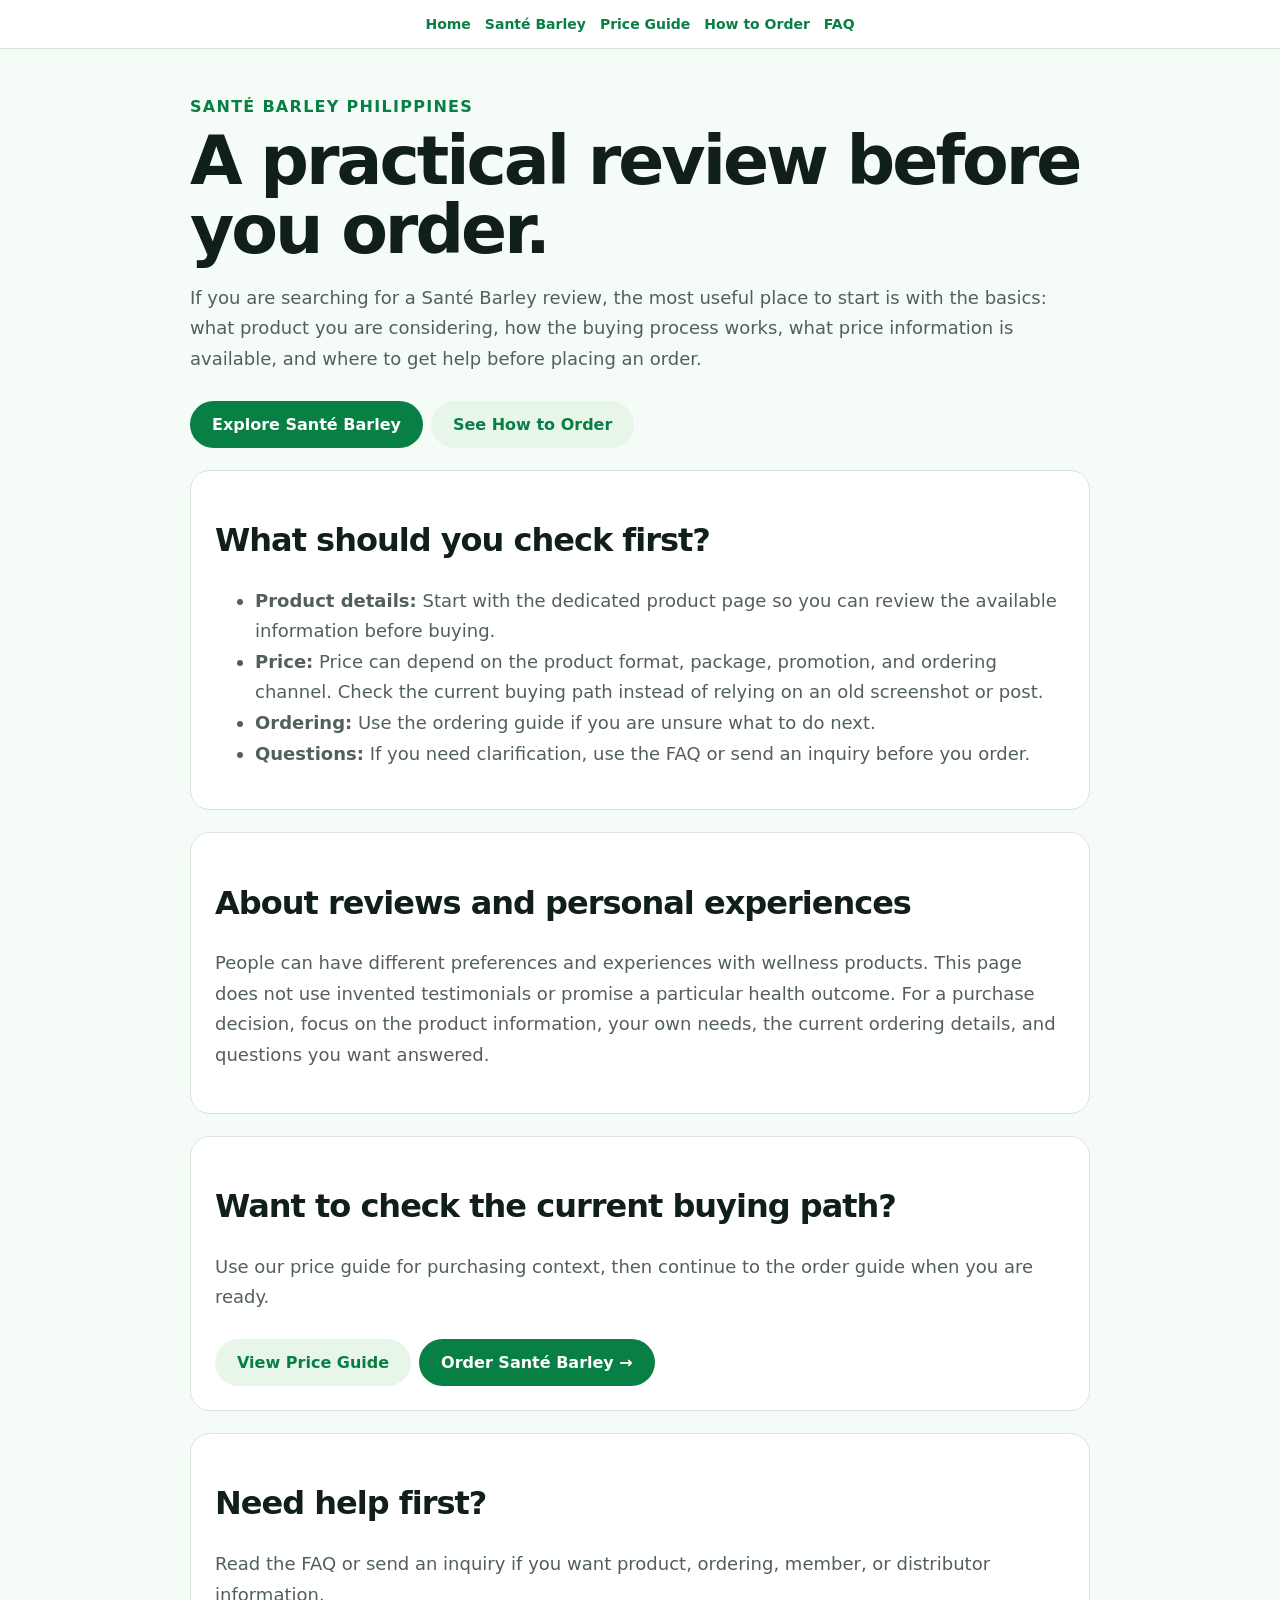
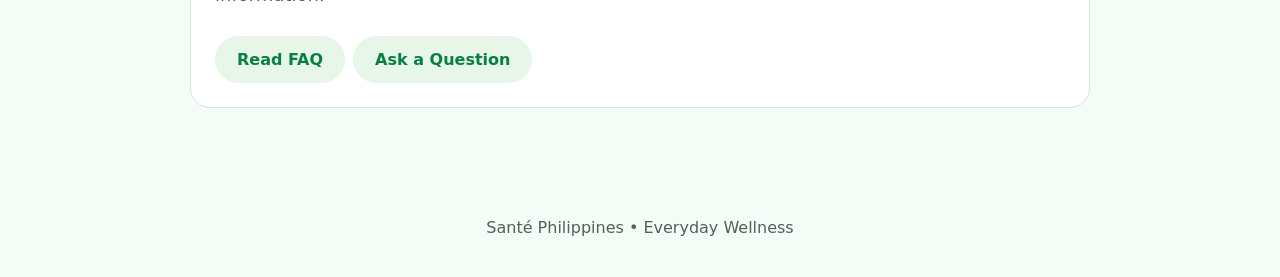
<file: sante-barley-review-philippines.html>
<!DOCTYPE html>
<html lang="en">
<head>
<meta charset="UTF-8">
<meta name="viewport" content="width=device-width,initial-scale=1.0">
<title>Santé Barley Review Philippines | What Buyers Should Know</title>
<meta name="description" content="A practical Santé Barley Philippines buyer guide covering the product, ordering, price questions, and what to check before you buy.">
<link rel="canonical" href="https://lhes05.github.io/healthy-shop-global/sante-barley-review-philippines.html">
<meta name="robots" content="index,follow,max-image-preview:large,max-snippet:-1,max-video-preview:-1">
<meta property="og:type" content="article">
<meta property="og:site_name" content="Santé Philippines">
<meta property="og:title" content="Santé Barley Review Philippines | What Buyers Should Know">
<meta property="og:description" content="A practical buyer guide for people researching Santé Barley in the Philippines before ordering.">
<meta property="og:url" content="https://lhes05.github.io/healthy-shop-global/sante-barley-review-philippines.html">
<meta property="og:image" content="https://lhes05.github.io/healthy-shop-global/assets/images/Page%201.jpg">
<meta property="og:image:alt" content="Santé Barley product">
<meta name="twitter:card" content="summary_large_image">
<meta name="twitter:title" content="Santé Barley Review Philippines | What Buyers Should Know">
<meta name="twitter:description" content="A practical buyer guide for researching Santé Barley before ordering.">
<meta name="twitter:image" content="https://lhes05.github.io/healthy-shop-global/assets/images/Page%201.jpg">
<style>
body{margin:0;font-family:system-ui,sans-serif;color:#102018;background:#f5fbf7}a{color:#087f45}.nav{padding:16px 24px;background:#fff;border-bottom:1px solid #d7e5dc;display:flex;gap:14px;justify-content:center;flex-wrap:wrap;font-weight:800;font-size:14px}.nav a{text-decoration:none}.wrap{max-width:900px;margin:auto;padding:48px 24px}.eyebrow{font-weight:900;color:#087f45;letter-spacing:.08em}.hero h1{font-size:clamp(40px,7vw,68px);line-height:1.02;letter-spacing:-3px;margin:10px 0 18px}.hero p,.section p,.section li{font-size:18px;line-height:1.7;color:#52605a}.card{background:#fff;border:1px solid #d7e5dc;border-radius:20px;padding:24px;margin:22px 0}.btn{display:inline-flex;padding:14px 22px;border-radius:999px;background:#087f45;color:#fff;text-decoration:none;font-weight:900;margin:8px 8px 0 0}.btn.alt{background:#e7f6e9;color:#087f45}.section h2{font-size:32px;letter-spacing:-1px}.footer{padding:40px 24px;text-align:center;color:#52605a}
</style>
<script type="application/ld+json">{"@context":"https://schema.org","@type":"Article","headline":"Santé Barley Review Philippines | What Buyers Should Know","description":"A practical buyer guide for researching Santé Barley before ordering.","mainEntityOfPage":"https://lhes05.github.io/healthy-shop-global/sante-barley-review-philippines.html","image":"https://lhes05.github.io/healthy-shop-global/assets/images/Page%201.jpg","publisher":{"@type":"Organization","name":"Santé Philippines"}}</script>
</head>
<body>
<nav class="nav"><a href="./">Home</a><a href="./sante-barley-philippines/">Santé Barley</a><a href="./sante-barley-price-philippines.html">Price Guide</a><a href="./sante-barley-order-philippines.html">How to Order</a><a href="./sante-barley-philippines-faq.html">FAQ</a></nav>
<main class="wrap">
<section class="hero"><div class="eyebrow">SANTÉ BARLEY PHILIPPINES</div><h1>A practical review before you order.</h1><p>If you are searching for a Santé Barley review, the most useful place to start is with the basics: what product you are considering, how the buying process works, what price information is available, and where to get help before placing an order.</p><div><a class="btn" href="./sante-barley-philippines/">Explore Santé Barley</a><a class="btn alt" href="./sante-barley-order-philippines.html">See How to Order</a></div></section>
<section class="section card"><h2>What should you check first?</h2><ul><li><strong>Product details:</strong> Start with the dedicated product page so you can review the available information before buying.</li><li><strong>Price:</strong> Price can depend on the product format, package, promotion, and ordering channel. Check the current buying path instead of relying on an old screenshot or post.</li><li><strong>Ordering:</strong> Use the ordering guide if you are unsure what to do next.</li><li><strong>Questions:</strong> If you need clarification, use the FAQ or send an inquiry before you order.</li></ul></section>
<section class="section card"><h2>About reviews and personal experiences</h2><p>People can have different preferences and experiences with wellness products. This page does not use invented testimonials or promise a particular health outcome. For a purchase decision, focus on the product information, your own needs, the current ordering details, and questions you want answered.</p></section>
<section class="section card"><h2>Want to check the current buying path?</h2><p>Use our price guide for purchasing context, then continue to the order guide when you are ready.</p><a class="btn alt" href="./sante-barley-price-philippines.html">View Price Guide</a><a class="btn" href="https://partner.mysante.com/lhes05" target="_blank" rel="noopener noreferrer">Order Santé Barley →</a></section>
<section class="section card"><h2>Need help first?</h2><p>Read the FAQ or send an inquiry if you want product, ordering, member, or distributor information.</p><a class="btn alt" href="./sante-barley-philippines-faq.html">Read FAQ</a><a class="btn alt" href="./#inquiry">Ask a Question</a></section>
</main><footer class="footer">Santé Philippines • Everyday Wellness</footer>
</body></html>
</file>
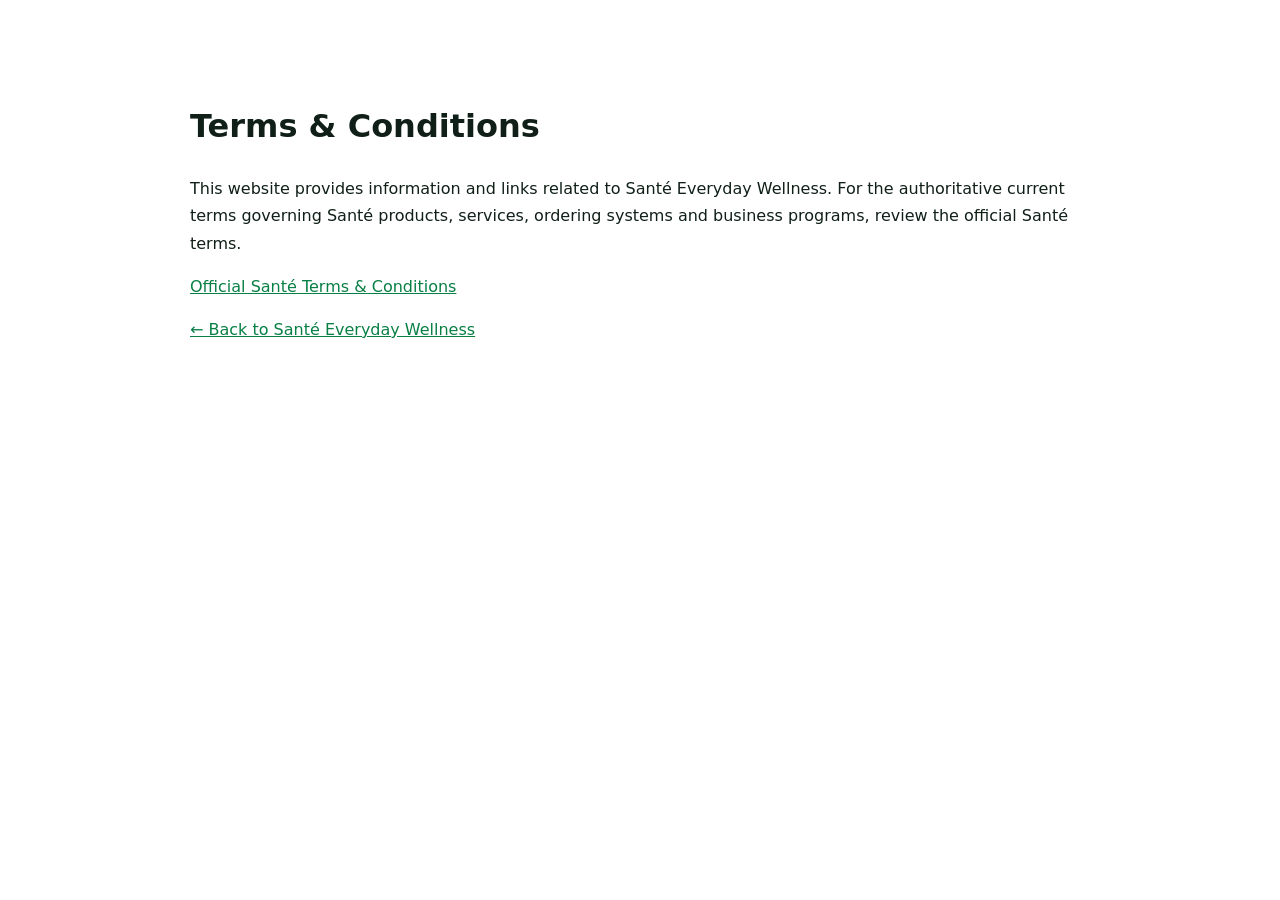
<file: terms.html>
<!doctype html><html lang="en"><head><meta charset="utf-8"><meta name="viewport" content="width=device-width,initial-scale=1"><title>Terms | Santé Everyday Wellness</title><meta name="description" content="Terms and conditions for Santé services and programs."><style>body{font-family:system-ui,sans-serif;max-width:900px;margin:6vh auto;padding:24px;line-height:1.7;color:#102018}a{color:#087f45}</style></head><body><h1>Terms &amp; Conditions</h1><p>This website provides information and links related to Santé Everyday Wellness. For the authoritative current terms governing Santé products, services, ordering systems and business programs, review the official Santé terms.</p><p><a href="https://mysante.com/terms-conditions">Official Santé Terms &amp; Conditions</a></p><p><a href="./">← Back to Santé Everyday Wellness</a></p></body></html>
</file>
<file: style.css>
:root{--green:#087f45;--green-dark:#063d25;--ink:#102018;--muted:#4e5a55;--white:#fff}
*{box-sizing:border-box}html{scroll-behavior:smooth}body{margin:0;font-family:Inter,ui-sans-serif,system-ui,-apple-system,BlinkMacSystemFont,"Segoe UI",Roboto,Arial,sans-serif;color:var(--ink);background:#fff}a{color:inherit;text-decoration:none}.wrap{width:min(1420px,100%);margin:0 auto;padding:0 24px}.nav{position:relative;z-index:50;background:#fff;border-bottom:1px solid #e5ebe7;font-size:0}.navin{min-height:76px;display:flex;align-items:center;justify-content:space-between;gap:30px}.brand{display:flex;align-items:center;gap:9px;min-width:220px;font-weight:950;color:var(--green-dark)}.brandmark{width:45px;height:45px;display:block;object-fit:contain}.brand-copy{font-size:21px;line-height:.9;letter-spacing:-1px;font-weight:950}.brand-copy small{display:block;color:#5b6862;font-size:9px;letter-spacing:1.15px;font-weight:900;margin-top:5px}.navlinks{display:flex;align-items:center;justify-content:flex-end;gap:28px;font-weight:800;font-size:15px;flex:1}.navlinks a{white-space:nowrap}.nav-actions,.navcta,.icon-btn{display:none!important}
.hero{position:relative;overflow:visible;background:linear-gradient(120deg,#fff 0%,#f5fbf7 55%,#edf8f0 100%);padding:22px 0 0}.hero-grid{display:grid;grid-template-columns:minmax(0,1.02fr) minmax(500px,.98fr);gap:24px;align-items:stretch;padding-bottom:28px}.hero-copy{padding:22px 0 48px;display:flex;flex-direction:column;justify-content:center}.eyebrow{display:none}.hero h1{font-size:clamp(56px,5.25vw,78px);line-height:.96;letter-spacing:-4.2px;margin:0 0 22px;font-weight:950;max-width:760px;color:#111}.hero h1 .headline-black{color:#111}.hero h1 .headline-green{color:var(--green)}.hero-lead{font-size:22px;line-height:1.55;color:#4b5751;max-width:640px;margin:0 0 24px}.hero-actions{display:flex;align-items:center;gap:12px;flex-wrap:wrap}.hero-shop,.hero-why{height:52px;padding:0 24px;border-radius:12px;font-size:16px;font-weight:900;display:inline-flex;align-items:center;justify-content:center}.hero-shop{min-width:197px;background:var(--green);color:#fff;box-shadow:0 12px 26px rgba(8,127,69,.12)}.hero-why{min-width:136px;border:1px solid #d7e2dc;color:#102018;background:#fff}.product-stage{position:relative;display:flex;align-items:flex-start;justify-content:center;padding:0 8px}.product-frame{position:relative;z-index:2;width:min(100%,560px);border:9px solid #084d31;border-radius:31px;background:#fff;padding:9px;box-shadow:0 24px 50px rgba(7,75,47,.12);display:flex;align-items:center;justify-content:center;overflow:visible}.product-frame img{display:block;width:100%;height:auto;max-height:none;object-fit:contain;border-radius:21px}.stats-strip{position:relative;z-index:1;background:#fff;padding:20px 0 18px}.stats-grid{display:grid;grid-template-columns:repeat(4,1fr);gap:12px}.stat-card{min-height:104px;border:1px solid #d7e5dc;border-radius:16px;background:#fff;display:flex;flex-direction:column;align-items:center;justify-content:center;text-align:center}.stat-card strong{font-size:27px;line-height:1;color:var(--green);font-weight:900;margin-bottom:7px}.stat-card span{font-size:11px;line-height:1.2;color:#37443e}.stat-card .heart{font-size:24px;margin-bottom:8px}
.why-section{background:#fff;padding:30px 0 40px;scroll-margin-top:76px}.why-heading{max-width:760px;margin-bottom:30px}.why-heading h2{margin:0 0 10px;font-size:clamp(42px,4.2vw,58px);line-height:1.02;letter-spacing:-2.8px;font-weight:950;color:#111}.why-heading p{margin:0;font-size:16px;line-height:1.5;color:#52605a;max-width:720px}.why-grid{display:grid;grid-template-columns:repeat(4,minmax(0,1fr));gap:14px;align-items:stretch}.why-card{height:170px;min-height:170px;border:1px solid #d7e5dc;border-radius:18px;padding:20px;background:#fff;overflow:hidden}.why-icon{width:36px;height:36px;border-radius:11px;background:#e7f6e9;display:flex;align-items:center;justify-content:center;font-size:20px;margin-bottom:14px}.why-card h3{margin:0 0 9px;font-size:17px;line-height:1.15;font-weight:900}.why-card p{margin:0;color:#52605a;font-size:12px;line-height:1.55}
.products-section{background:#fff;padding:72px 0 88px;scroll-margin-top:76px}.products-heading{max-width:720px;margin:0 0 30px}.products-heading h2{margin:0 0 12px;font-size:clamp(44px,4.4vw,60px);line-height:1.02;letter-spacing:-3px;font-weight:950;color:#111}.products-heading p{margin:0;color:#52605a;font-size:16px;line-height:1.5;max-width:680px}.products-grid{display:grid;grid-template-columns:repeat(3,minmax(0,1fr));gap:16px;align-items:start}.product-card{height:auto!important;min-height:0!important;border:1px solid #d7e5dc;border-radius:18px;background:#fff;overflow:hidden;box-shadow:0 10px 28px rgba(7,75,47,.07);display:flex;flex-direction:column;align-self:start}.product-card>img{display:block;width:100%;height:330px;object-fit:contain;object-position:center top;background:#f4faf5;flex:none}.product-info{padding:16px 14px 14px;display:block;flex:none}.product-kicker{font-size:9px;font-weight:900;letter-spacing:.7px;color:var(--green);margin-bottom:8px}.product-info h3{margin:0 0 10px;font-size:18px;line-height:1.15;font-weight:900}.product-info p{margin:0;color:#52605a;font-size:12px;line-height:1.45}.product-bottom{margin-top:14px;padding-top:0;display:flex;align-items:center;justify-content:space-between;gap:10px}.product-bottom small{font-size:10px;color:#4e5a55}.product-bottom a{display:inline-flex;align-items:center;justify-content:center;background:var(--green);color:#fff;border-radius:8px;min-width:48px;height:34px;padding:0 12px;font-size:11px;font-weight:900}.anchor-section{height:1px}
.barley-wellness-section{background:linear-gradient(120deg,#f7fcf9 0%,#fff 52%,#f5fbf7 100%);padding:88px 0 96px;scroll-margin-top:76px}.barley-wellness-grid{display:grid;grid-template-columns:minmax(430px,.92fr) minmax(520px,1.08fr);gap:52px;align-items:center}.barley-gallery{display:flex;flex-direction:column;align-items:center}.barley-gallery-frame{position:relative;width:min(100%,590px);aspect-ratio:4/5;border:9px solid #084d31;border-radius:30px;background:#fff;padding:8px;overflow:hidden;box-shadow:0 24px 50px rgba(7,75,47,.12)}.barley-gallery-frame img{display:block;width:100%;height:100%;object-fit:cover;object-position:center;border-radius:19px}.barley-gallery-label{position:absolute;left:28px;right:28px;bottom:20px;background:rgba(4,66,37,.88);color:#fff;border-radius:24px;padding:11px 18px;font-size:12px;font-weight:800}.barley-gallery-controls{display:flex;align-items:center;justify-content:center;gap:10px;margin-top:16px}.barley-gallery-controls button{width:38px;height:38px;border-radius:50%;border:1px solid #d4e4db;background:#fff;color:var(--green);font-size:25px;line-height:1;cursor:pointer}.barley-dot{width:7px;height:7px;border-radius:50%;background:#bdd8ca;display:block;cursor:pointer}.barley-dot.active{background:var(--green)}.barley-wellness-copy{padding:4px 0}.barley-eyebrow{display:block;color:var(--green);font-size:12px;letter-spacing:1.2px;font-weight:950;margin-bottom:16px}.barley-wellness-copy h2{margin:0 0 18px;font-size:clamp(48px,4.8vw,70px);line-height:.98;letter-spacing:-3.8px;font-weight:950;color:#102018}.barley-wellness-copy h2 span{color:var(--green)}.barley-wellness-copy>p{margin:0 0 24px;max-width:700px;color:#52605a;font-size:17px;line-height:1.55}.wellness-benefits{display:grid;grid-template-columns:repeat(2,minmax(0,1fr));gap:10px}.wellness-benefits>div{min-height:52px;border:1px solid #d7e5dc;border-radius:14px;background:#fff;display:flex;align-items:center;gap:10px;padding:9px 12px;font-size:12px;color:#173027}.wellness-benefits>div:first-letter{font-size:17px}.wellness-benefits strong{font-size:12px;line-height:1.25}.testimony-button{margin-top:18px;height:46px;padding:0 20px;border:0;border-radius:11px;background:var(--green);color:#fff;font-size:12px;font-weight:950;box-shadow:0 12px 24px rgba(8,127,69,.13);cursor:pointer}.finish-note{background:#063d25;color:#fff;padding:18px 0;text-align:center}.finish-note p{margin:0;font-size:12px;font-weight:800;letter-spacing:.2px}.testimony-modal{position:fixed;inset:0;z-index:1000;display:none;align-items:center;justify-content:center;padding:24px;background:rgba(0,0,0,.72)}.testimony-modal.is-open{display:flex}.testimony-dialog{position:relative;width:min(900px,100%);background:#fff;border-radius:18px;padding:12px;box-shadow:0 24px 70px rgba(0,0,0,.28)}.testimony-dialog iframe{display:block;width:100%;aspect-ratio:16/9;border:0;border-radius:12px}.testimony-close{position:absolute;right:-12px;top:-12px;width:40px;height:40px;border:0;border-radius:50%;background:#fff;color:#123;font-size:25px;line-height:1;cursor:pointer;box-shadow:0 5px 18px rgba(0,0,0,.22)}body.modal-open{overflow:hidden}
.more-than-section{background:#f5fbf7;color:#102018;padding:78px 0 86px;scroll-margin-top:76px}.more-than-heading{margin:0 0 28px}.more-than-heading h2{margin:0;font-size:clamp(40px,4.6vw,60px);line-height:1.02;letter-spacing:-3px;font-weight:950;color:#102018}.more-than-grid{display:grid;grid-template-columns:repeat(4,minmax(0,1fr));gap:12px}.more-than-card{min-height:140px;border:1px solid #d7e5dc;border-radius:18px;background:#fff;padding:18px 16px;box-shadow:0 10px 24px rgba(7,75,47,.06)}.more-than-icon{width:34px;height:34px;border-radius:10px;background:#e7f6e9;display:flex;align-items:center;justify-content:center;font-size:18px;margin-bottom:14px}.more-than-card h3{margin:0 0 7px;font-size:14px;color:#102018}.more-than-card p{margin:0;color:#52605a;font-size:11px;line-height:1.45}.more-than-card:hover{transform:translateY(-2px);box-shadow:0 14px 30px rgba(7,75,47,.09);transition:transform .18s ease,box-shadow .18s ease}
@media(max-width:1180px){.wrap{padding:0 24px}.navlinks{gap:18px;font-size:14px}.brand{min-width:185px}.hero-grid{grid-template-columns:1fr .9fr;gap:18px;padding-bottom:24px}.product-frame{width:min(100%,520px)}.product-card>img{height:300px}.barley-wellness-grid{grid-template-columns:minmax(360px,.9fr) minmax(460px,1.1fr);gap:32px}.barley-gallery-frame{width:min(100%,520px)}}
@media(max-width:900px){.navin{min-height:70px}.navlinks{display:none}.hero{padding:28px 0 0}.hero-grid{grid-template-columns:1fr;gap:8px;padding-bottom:22px}.hero-copy{text-align:center;padding:18px 0 16px}.hero h1{font-size:clamp(48px,10vw,74px);letter-spacing:-3px}.hero-lead{font-size:19px;margin-left:auto;margin-right:auto}.hero-actions{justify-content:center}.product-stage{padding:0 32px}.product-frame{width:min(100%,540px)}.stats-strip{padding:20px 0 18px}.stats-grid{grid-template-columns:repeat(2,1fr);gap:10px}.why-section{padding:40px 0 52px}.why-heading{margin-bottom:28px}.why-grid{grid-template-columns:repeat(2,1fr);gap:12px}.why-card{height:170px;min-height:170px}.product-card>img{height:330px}.barley-wellness-section{padding:66px 0 76px}.barley-wellness-grid{grid-template-columns:1fr;gap:38px}.barley-gallery-frame{width:min(100%,560px)}.barley-wellness-copy{text-align:center}.barley-wellness-copy>p{margin-left:auto;margin-right:auto}.wellness-benefits{text-align:left}.testimony-button{margin-left:auto;margin-right:auto}.more-than-section{padding:60px 0 68px}.more-than-grid{grid-template-columns:repeat(2,minmax(0,1fr))}}
@media(max-width:600px){.wrap{padding:0 16px}.brandmark{width:39px;height:39px}.brand-copy{font-size:20px}.brand-copy small{font-size:7px}.hero{padding:22px 0 0}.hero-grid{padding-bottom:18px}.hero h1{font-size:43px;letter-spacing:-2.2px}.hero-lead{font-size:17px}.hero-actions{gap:9px}.hero-shop,.hero-why{height:48px;font-size:14px;padding:0 18px;min-width:0}.product-stage{padding:0 20px}.product-frame{border-width:6px;border-radius:23px;padding:6px}.product-frame img{border-radius:16px}.stats-grid{gap:8px}.stat-card{min-height:78px;border-radius:13px}.stat-card strong{font-size:21px}.stat-card span{font-size:10px}.why-section{padding:34px 0 44px}.why-heading h2{font-size:40px;letter-spacing:-2px}.why-heading p{font-size:16px}.why-grid{grid-template-columns:1fr;gap:10px}.why-card{height:auto;min-height:150px;padding:18px}.products-section{padding:54px 0 64px}.products-heading{margin-bottom:24px}.products-heading h2{font-size:40px;letter-spacing:-2px}.products-grid{grid-template-columns:1fr;gap:14px}.product-card>img{width:100%;height:330px;object-fit:contain}.product-info{padding:15px 14px 14px}.barley-wellness-section{padding:52px 0 62px}.barley-gallery-frame{border-width:6px;border-radius:23px;padding:5px}.barley-gallery-frame img{border-radius:16px}.barley-gallery-label{left:18px;right:18px;bottom:14px;font-size:10px;padding:9px 13px}.barley-wellness-copy h2{font-size:42px;letter-spacing:-2.2px}.barley-wellness-copy>p{font-size:16px}.wellness-benefits{grid-template-columns:1fr;gap:8px}.wellness-benefits>div{min-height:48px}.testimony-button{width:100%}.testimony-dialog{padding:7px;border-radius:13px}.testimony-close{right:-5px;top:-5px;width:36px;height:36px;font-size:22px}.more-than-section{padding:52px 0 62px}.more-than-heading h2{font-size:40px;letter-spacing:-2px}.more-than-grid{grid-template-columns:1fr;gap:10px}.more-than-card{min-height:0;padding:18px}}
/* Three simple steps section removed. */
.product-bottom a{min-width:78px;height:42px;padding:0 18px;border-radius:9px;font-size:13px;font-weight:950}
.testimony-button{min-height:54px;height:54px;padding:0 28px;border-radius:12px;font-size:14px;letter-spacing:.15px}
.barley-feature-cta{min-height:54px;padding:0 28px;border-radius:12px;font-size:14px;font-weight:950}
@media(max-width:600px){.product-bottom a{min-width:76px;height:40px;padding:0 16px;font-size:13px}.testimony-button{height:52px;min-height:52px;font-size:13px}.barley-feature-cta{min-height:52px;padding:0 24px;font-size:13px}}

/* Keep the completed discount and stories sections in normal document flow. */
.discount-section{position:relative!important;z-index:1!important;display:block!important;clear:both!important;transform:none!important;}
.stories-section{position:relative!important;z-index:1!important;display:block!important;clear:both!important;padding-top:78px!important;transform:none!important;}
.stories-section::before{display:none!important;content:none!important;}
.stories-heading h2{font-size:clamp(42px,5vw,64px)!important;line-height:1.02!important;letter-spacing:-3.4px!important;}
.stories-heading h2::after{content:none!important;display:none!important;}
@media(max-width:600px){.stories-section{padding-top:52px!important}.stories-heading h2{font-size:40px!important;letter-spacing:-2.2px!important;}}

.three-simple-steps-section{background:#fff;color:#102018;padding:78px 0 86px;scroll-margin-top:76px}.three-simple-steps-heading{margin:0 0 28px}.three-simple-steps-heading h2{margin:0;font-size:clamp(40px,4.6vw,58px);line-height:1.02;letter-spacing:-3px;font-weight:950;color:#102018}.three-simple-steps-grid{display:grid;grid-template-columns:repeat(3,minmax(0,1fr));gap:16px}.three-simple-step-card{min-height:206px;border:1px solid #d7e5dc;border-radius:18px;background:#fff;padding:26px 22px;box-shadow:0 10px 24px rgba(7,75,47,.04)}.three-simple-step-card span{display:block;color:#087f45;font-size:10px;letter-spacing:1.5px;font-weight:950;margin-bottom:24px}.three-simple-step-card h3{margin:0 0 22px;font-size:19px;line-height:1.15;font-weight:900;color:#102018}.three-simple-step-card p{margin:0;color:#52605a;font-size:14px;line-height:1.7}.three-simple-step-card strong{color:#102018}.three-simple-step-card:hover{transform:translateY(-2px);box-shadow:0 14px 30px rgba(7,75,47,.08);transition:transform .18s ease,box-shadow .18s ease}@media(max-width:900px){.three-simple-steps-section{padding:60px 0 68px}.three-simple-steps-grid{grid-template-columns:1fr;gap:12px}.three-simple-step-card{min-height:0}}@media(max-width:600px){.three-simple-steps-section{padding:52px 0 62px}.three-simple-steps-heading h2{font-size:40px;letter-spacing:-2px}.three-simple-step-card{padding:22px 18px}}
</file>
<file: story-play-position.css>
/* Story play-button positioning only. */
.stories-grid .story-card .story-play {
  background: transparent !important;
  border: 2px solid rgba(255,255,255,.95) !important;
  color: #087f45 !important;
  box-shadow: 0 8px 24px rgba(0,0,0,.12) !important;
  transform: translateY(105px) !important;
}
.stories-grid .story-card .story-play span {
  color: #087f45 !important;
  text-shadow: 0 1px 3px rgba(255,255,255,.7);
}
@media (max-width:600px) {
  .stories-grid .story-card .story-play { transform: translateY(88px) !important; }
}

/* Keep secondary explanatory blocks from competing with the main journey. */
.more-than-section,
.three-simple-steps-section { display:none !important; }

/* Hide the placeholder language pill until real translated pages are available. */
.sante-language-switcher { display:none !important; }

/* Keep the global footer quiet and utility-focused. */
.sante-global-footer { font-size:10px; }
.sante-global-footer-inner { max-width:1320px; }

/* Global language + trust layer */
.sante-language-switcher{position:fixed;right:24px;top:82px;z-index:90;display:flex;align-items:center;gap:8px;padding:7px 10px;border:1px solid #d7e5dc;border-radius:999px;background:rgba(255,255,255,.94);backdrop-filter:blur(10px);box-shadow:0 8px 24px rgba(7,75,47,.08);font-size:10px;font-weight:850}.sante-language-switcher a{color:#087f45;text-decoration:none;padding:4px 7px;border-radius:999px}.sante-language-switcher a:hover{background:#e7f6e9}.sante-language-label{color:#52605a}.sante-global-footer{margin-top:0;border-top:1px solid #d7e5dc;background:#f7fbf8;color:#52605a;font-size:10px}.sante-global-footer-inner{width:min(1320px,100%);margin:auto;padding:18px 24px;display:flex;align-items:center;justify-content:space-between;gap:16px}.sante-global-footer-links{display:flex;gap:14px}.sante-global-footer a{color:#087f45;text-decoration:none;font-weight:850}@media(max-width:900px){.sante-language-switcher{position:absolute;right:16px;top:72px;font-size:9px}.sante-language-label{display:none}.sante-global-footer-inner{padding:16px;flex-direction:column;align-items:flex-start}.sante-global-footer-links{gap:12px}}

/* Prevent literal escaped-newline text nodes from being visible at body level. */
body { text-indent: -10000px; }
body > * { text-indent: 0; }

/* Three Ways: keep it directly under the Yannah / Santé Barley story and visually compact. */
#how-it-works{background:#f5fbf7;color:#102018;padding:42px 0 48px;scroll-margin-top:76px}
#how-it-works .sc-wrap{width:min(1180px,calc(100% - 40px));margin:0 auto}
#how-it-works .sc-kicker{display:inline-block;margin-bottom:9px;font-size:10px;letter-spacing:1.5px}
#how-it-works .sc-title{font-size:clamp(32px,3.7vw,48px);line-height:1.03;letter-spacing:-2.2px;margin:0 0 9px}
#how-it-works .sc-lead{max-width:700px;font-size:14px;line-height:1.5;margin:0}
#how-it-works .sc-grid{grid-template-columns:repeat(3,minmax(0,1fr));gap:12px;margin-top:20px}
#how-it-works .sc-card{min-height:168px;padding:17px 16px;border-radius:16px;box-shadow:0 8px 20px rgba(7,75,47,.055)}
#how-it-works .sc-num{width:30px;height:30px;border-radius:9px;margin-bottom:10px;font-size:11px}
#how-it-works .sc-card h3{font-size:16px;margin:0 0 6px;line-height:1.2}
#how-it-works .sc-card p{font-size:11.5px;line-height:1.45}
#how-it-works .sc-cta-row{margin-top:14px;gap:8px}
#how-it-works .sc-btn{min-height:40px;padding:0 16px;font-size:11px}
@media(max-width:900px){#how-it-works{padding:36px 0 44px}#how-it-works .sc-grid{grid-template-columns:1fr;gap:10px}#how-it-works .sc-card{min-height:auto}}
@media(max-width:500px){#how-it-works .sc-wrap{width:calc(100% - 28px)}#how-it-works .sc-title{font-size:34px;letter-spacing:-1.8px}#how-it-works .sc-lead{font-size:13px}#how-it-works .sc-card{padding:15px 14px}#how-it-works .sc-btn{width:100%}}

/* Final desktop layout guard: keep Three clear ways to begin as three compact cards. */
#how-it-works .sc-grid{
  display:grid !important;
  grid-template-columns:repeat(3,minmax(0,1fr)) !important;
  gap:12px !important;
}
#how-it-works .sc-card{
  width:auto !important;
  min-height:168px !important;
}
@media(max-width:900px){
  #how-it-works .sc-grid{grid-template-columns:1fr !important;}
  #how-it-works .sc-card{width:100% !important;min-height:auto !important;}
}
</file>
